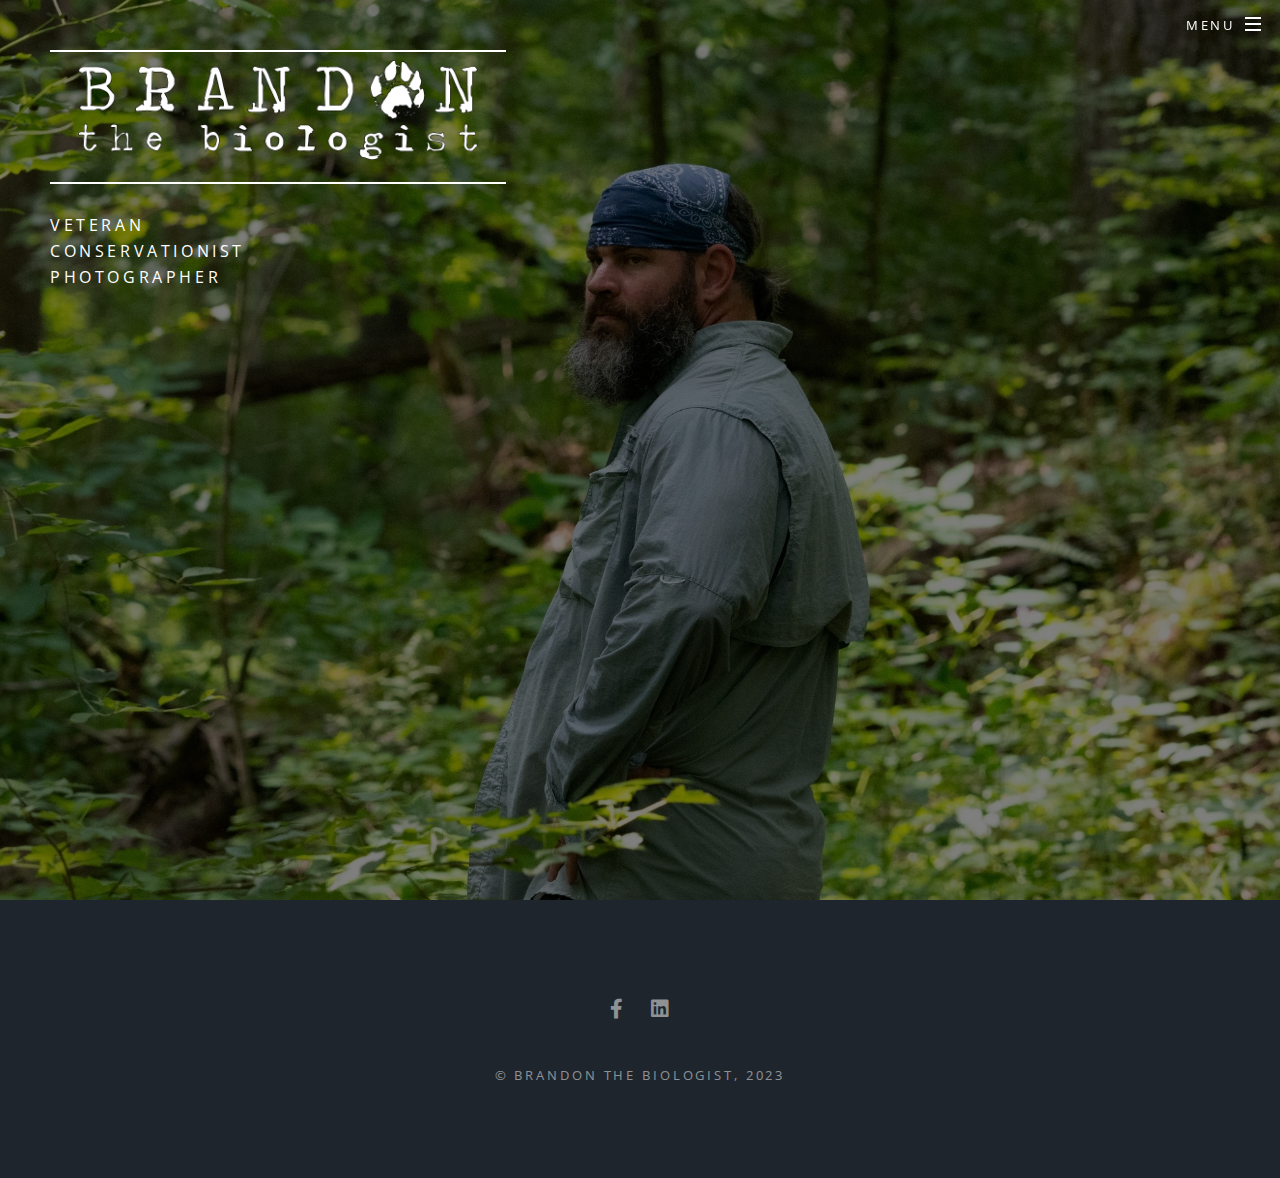
<file: index.html>
<!DOCTYPE HTML>
<!--
	Spectral by HTML5 UP
	html5up.net | @ajlkn
	Free for personal and commercial use under the CCA 3.0 license (html5up.net/license)
-->
<html>
	<head>
		<title>Brandon the Biologist</title>
		<meta charset="utf-8" />
		<meta name="viewport" content="width=device-width, initial-scale=1, user-scalable=no" />
		<link rel="stylesheet" href="assets/css/main.css" />
		<noscript><link rel="stylesheet" href="assets/css/noscript.css" /></noscript>
	</head>
	<body class="landing is-preload">

		<!-- Page Wrapper -->
			<div id="page-wrapper">

				<!-- Header -->
					<header id="header" class="alt">
						<h1><a href="index.html">Spectral</a></h1>
						<nav id="nav">
							<ul>
								<li class="special">
									<a href="#menu" class="menuToggle"><span>Menu</span></a>
									<div id="menu">
										<ul>
											<li><a href="index.html">Home</a></li>
											<li><a href="mystory.html">My Story</a></li>
											<li><a href="research.html">Research</a></li>
											<li><a href="photography.html">Photography</a></li>
											<li><a href="cv.html">Curriculum Vitae</a></li>
											<li><a href="contact.html">Contact</a></li>
										</ul>
									</div>
								</li>
							</ul>
						</nav>
					</header>

				<!-- Banner -->
					<section id="banner">
						<div class="inner">
							<h2><img src="images/btblogo.png" width="400" height="100"/></h2>
							<p>VETERAN<br />
							CONSERVATIONIST<br />
							PHOTOGRAPHER<br>
					</section>


				<!-- Footer -->
					<footer id="footer">
						<ul class="icons">
							<li><a href="https://www.facebook.com/brandonthebiologist" class="icon brands fa-facebook-f"><span class="label">Facebook</span></a></li>
							<li><a href="https://www.linkedin.com/in/brandon-gulley/" class="icon brands fa-linkedin"><span class="label">LinkedIn</span></a></li>
						</ul>
						<ul class="copyright">
							<li>&copy; Brandon the Biologist, 2023</li>
						</ul>
					</footer>

			</div>

		<!-- Scripts -->
			<script src="assets/js/jquery.min.js"></script>
			<script src="assets/js/jquery.scrollex.min.js"></script>
			<script src="assets/js/jquery.scrolly.min.js"></script>
			<script src="assets/js/browser.min.js"></script>
			<script src="assets/js/breakpoints.min.js"></script>
			<script src="assets/js/util.js"></script>
			<script src="assets/js/main.js"></script>

	</body>
</html>
</file>
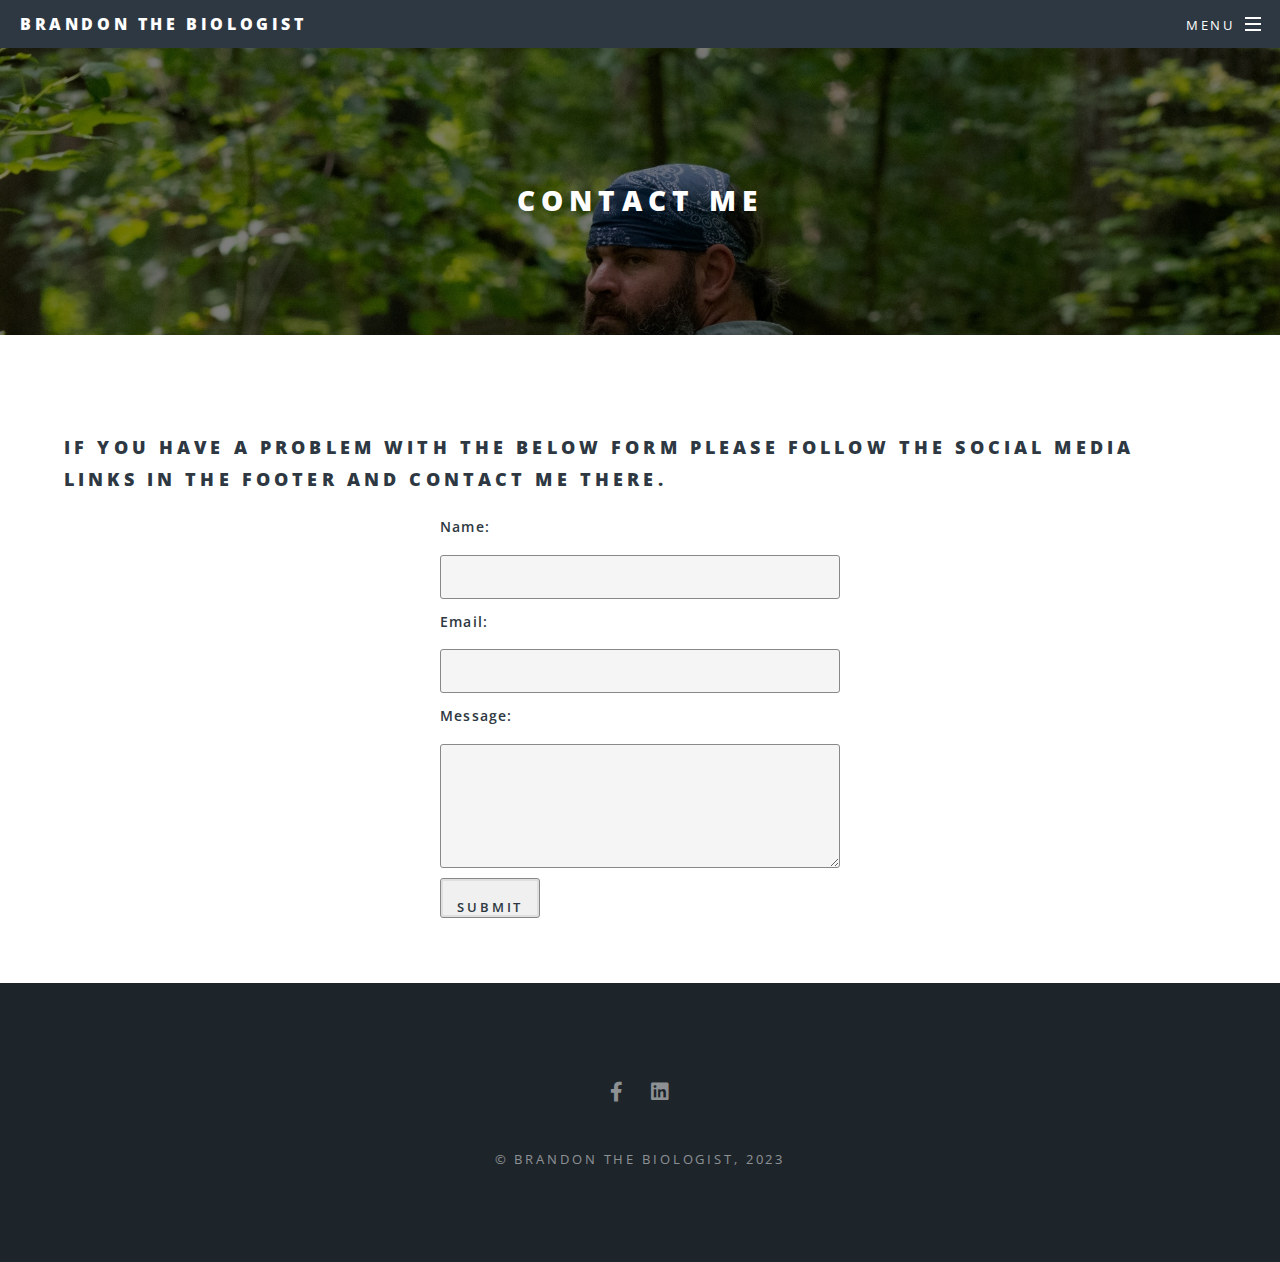
<file: contact.html>
<!DOCTYPE HTML>
<!--
	Spectral by HTML5 UP
	html5up.net | @ajlkn
	Free for personal and commercial use under the CCA 3.0 license (html5up.net/license)
-->
<html>
	<head>
		<title>Contact</title>
		<meta charset="utf-8" />
		<meta name="viewport" content="width=device-width, initial-scale=1, user-scalable=no" />
		<link rel="stylesheet" href="assets/css/main.css" />
		<noscript><link rel="stylesheet" href="assets/css/noscript.css" /></noscript>
	</head>
	<body class="is-preload">

		<!-- Page Wrapper -->
			<div id="page-wrapper">

				<!-- Header -->
					<header id="header">
						<h1><a href="index.html">Brandon the Biologist</a></h1>
						<nav id="nav">
							<ul>
								<li class="special">
									<a href="#menu" class="menuToggle"><span>Menu</span></a>
									<div id="menu">
										<ul>
											<li><a href="index.html">Home</a></li>
											<li><a href="mystory.html">My Story</a></li>
											<li><a href="research.html">Research</a></li>
											<li><a href="photography.html">Photography</a></li>
											<li><a href="cv.html">Curriculum Vitae</a></li>
											<li><a href="contact.html">Contact</a></li>
										</ul>
									</div>
								</li>
							</ul>
						</nav>
					</header>

				<!-- Main -->
					<article id="main">
						<header>
							<h2>Contact Me</h2>
						</header>
						<section class="wrapper style5">
							<div class="inner">
							  
							  <h3>If you have a problem with the below form please follow the social media links in the footer and contact me there.</h3>

								<form action="mailto:brandon.r.gulley@gmail.com" method="post" enctype="text/plain">
								  
    <label for="name">Name:</label>
    <input type="text" id="name" name="name" required>
    
    <label for="email">Email:</label>
    <input type="email" id="email" name="email" required>
    
    <label for="message">Message:</label>
    <textarea id="message" name="message" rows="4" required></textarea>
    
    <input type="submit" value="Submit">
</form>

							</div>
						</section>
					</article>

				<!-- Footer -->
					<footer id="footer">
						<ul class="icons">
							<li><a href="https://www.facebook.com/brandonthebiologist" class="icon brands fa-facebook-f"><span class="label">Facebook</span></a></li>
							<li><a href="https://www.linkedin.com/in/brandon-gulley/" class="icon brands fa-linkedin"><span class="label">LinkedIn</span></a></li>
						</ul>
						<ul class="copyright">
							<li>&copy; Brandon the Biologist, 2023</li>
						</ul>
					</footer>

			</div>

		<!-- Scripts -->
			<script src="assets/js/jquery.min.js"></script>
			<script src="assets/js/jquery.scrollex.min.js"></script>
			<script src="assets/js/jquery.scrolly.min.js"></script>
			<script src="assets/js/browser.min.js"></script>
			<script src="assets/js/breakpoints.min.js"></script>
			<script src="assets/js/util.js"></script>
			<script src="assets/js/main.js"></script>

	</body>
</html>
</file>
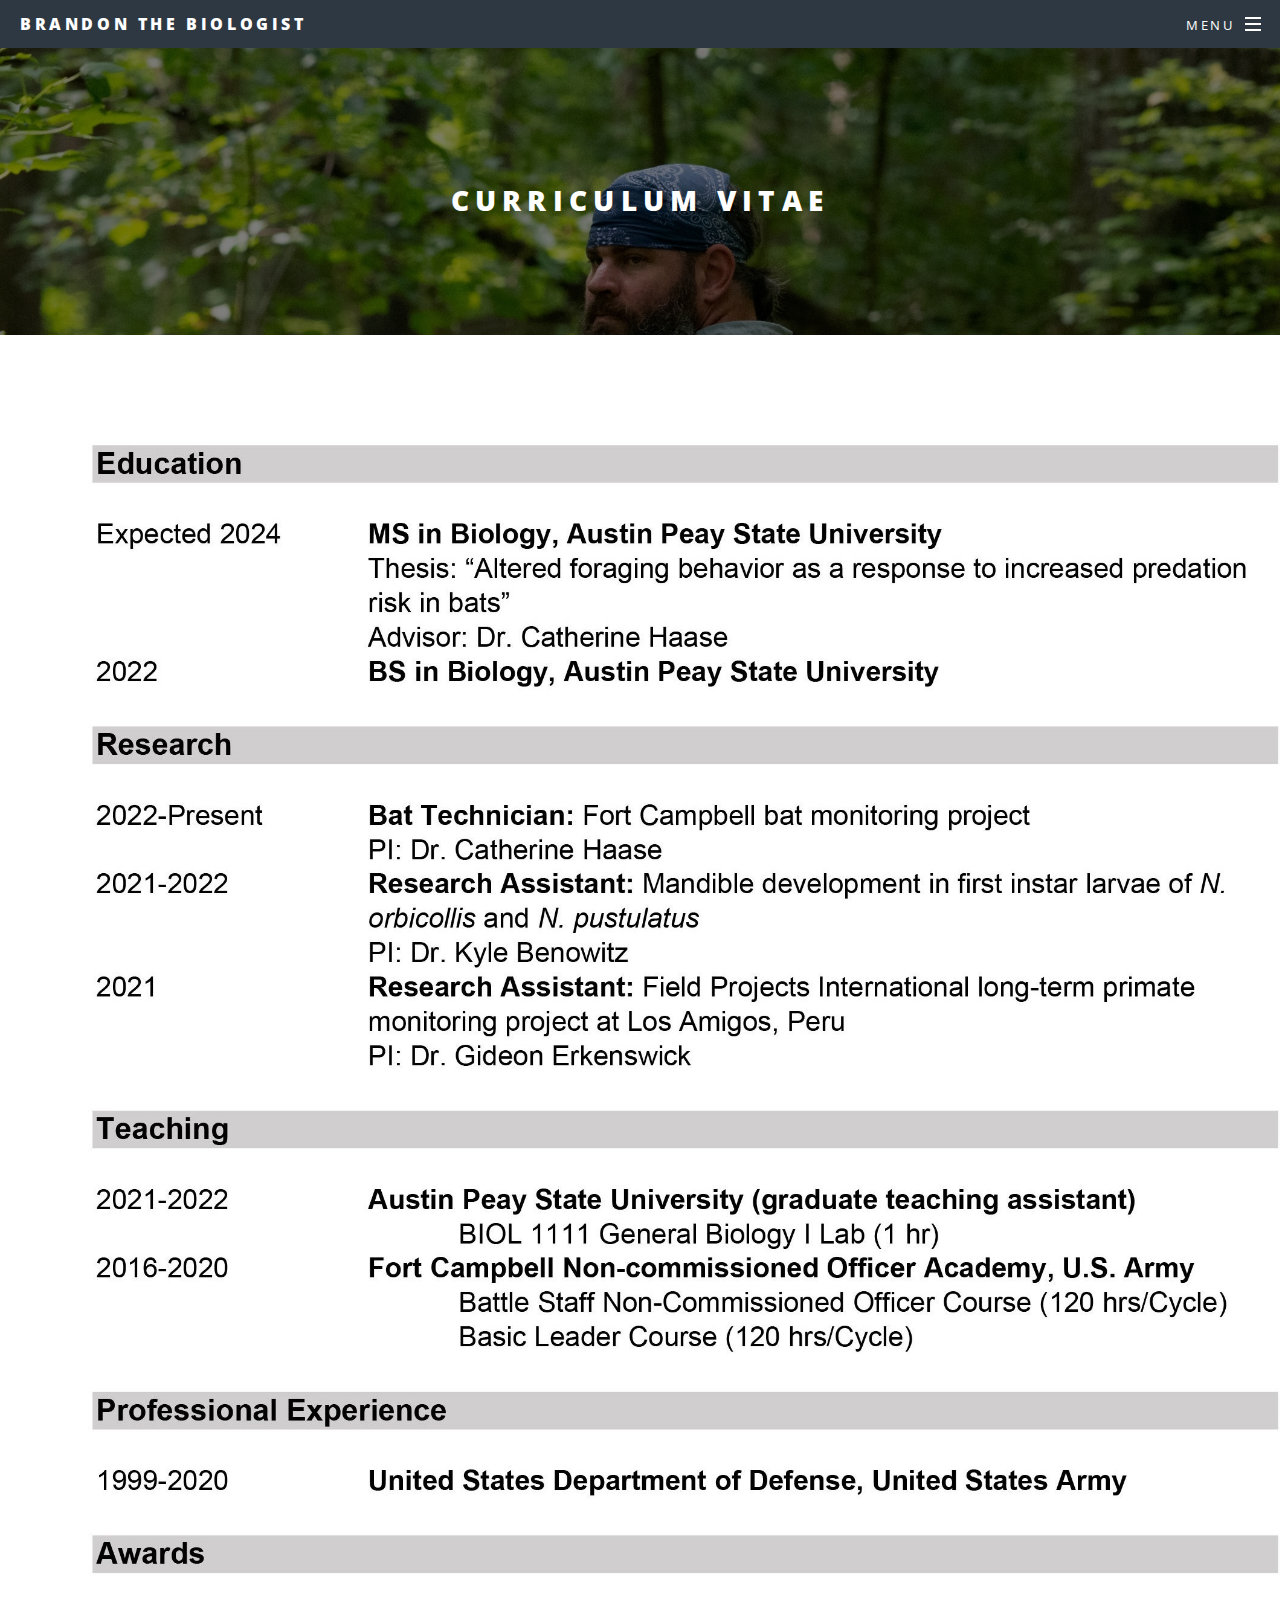
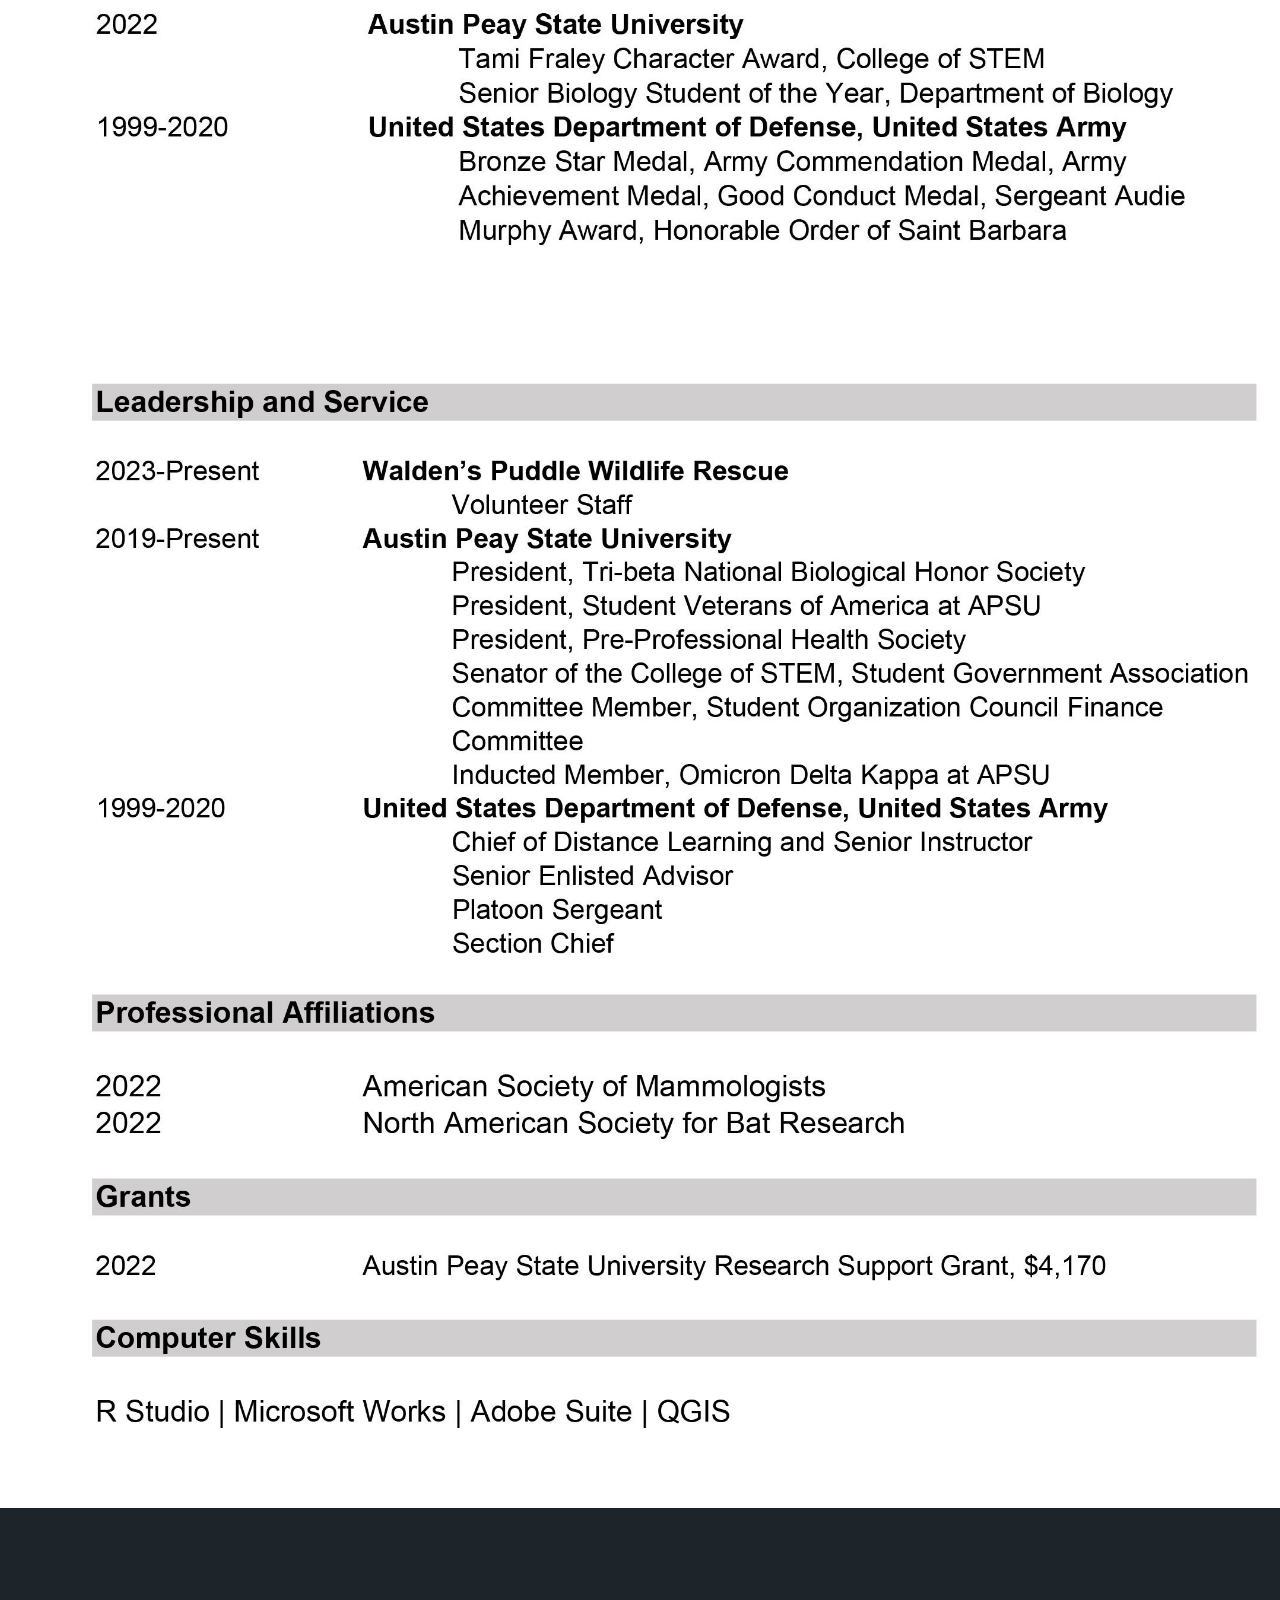
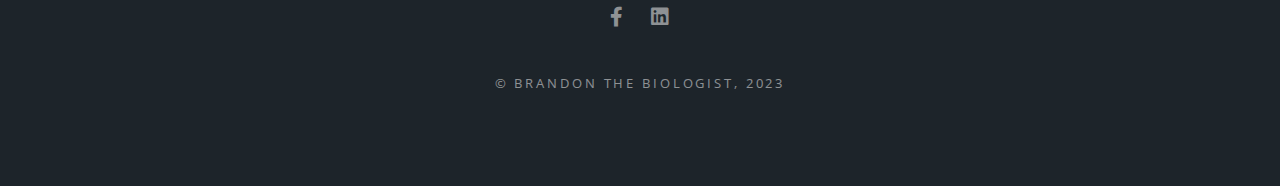
<file: cv.html>
<!DOCTYPE HTML>
<!--
	Spectral by HTML5 UP
	html5up.net | @ajlkn
	Free for personal and commercial use under the CCA 3.0 license (html5up.net/license)
-->
<html>
	<head>
		<title>CV</title>
		<meta charset="utf-8" />
		<meta name="viewport" content="width=device-width, initial-scale=1, user-scalable=no" />
		<link rel="stylesheet" href="assets/css/main.css" />
		<noscript><link rel="stylesheet" href="assets/css/noscript.css" /></noscript>
	</head>
	<body class="is-preload">

		<!-- Page Wrapper -->
			<div id="page-wrapper">

				<!-- Header -->
					<header id="header">
						<h1><a href="index.html">Brandon the Biologist</a></h1>
						<nav id="nav">
							<ul>
								<li class="special">
									<a href="#menu" class="menuToggle"><span>Menu</span></a>
									<div id="menu">
										<ul>
											<li><a href="index.html">Home</a></li>
											<li><a href="mystory.html">My Story</a></li>
											<li><a href="research.html">Research</a></li>
											<li><a href="photography.html">Photography</a></li>
											<li><a href="cv.html">Curriculum Vitae</a></li>
											<li><a href="contact.html">Contact</a></li>
										</ul>
									</div>
								</li>
							</ul>
						</nav>
					</header>

				<!-- Main -->
					<article id="main">
						<header>
							<h2>Curriculum Vitae</h2>
						</header>
						<section class="wrapper style5">
							<div class="inner">

								<img src="images/cv1.jpg" width=1250/>
								<img src="images/cv2.jpg" width=1250/>


							</div>
						</section>
					</article>

				<!-- Footer -->
					<footer id="footer">
						<ul class="icons">
							<li><a href="https://www.facebook.com/brandonthebiologist" class="icon brands fa-facebook-f"><span class="label">Facebook</span></a></li>
							<li><a href="https://www.linkedin.com/in/brandon-gulley/" class="icon brands fa-linkedin"><span class="label">LinkedIn</span></a></li>
						</ul>
						<ul class="copyright">
							<li>&copy; Brandon the Biologist, 2023</li>
						</ul>
					</footer>

			</div>

		<!-- Scripts -->
			<script src="assets/js/jquery.min.js"></script>
			<script src="assets/js/jquery.scrollex.min.js"></script>
			<script src="assets/js/jquery.scrolly.min.js"></script>
			<script src="assets/js/browser.min.js"></script>
			<script src="assets/js/breakpoints.min.js"></script>
			<script src="assets/js/util.js"></script>
			<script src="assets/js/main.js"></script>

	</body>
</html>
</file>
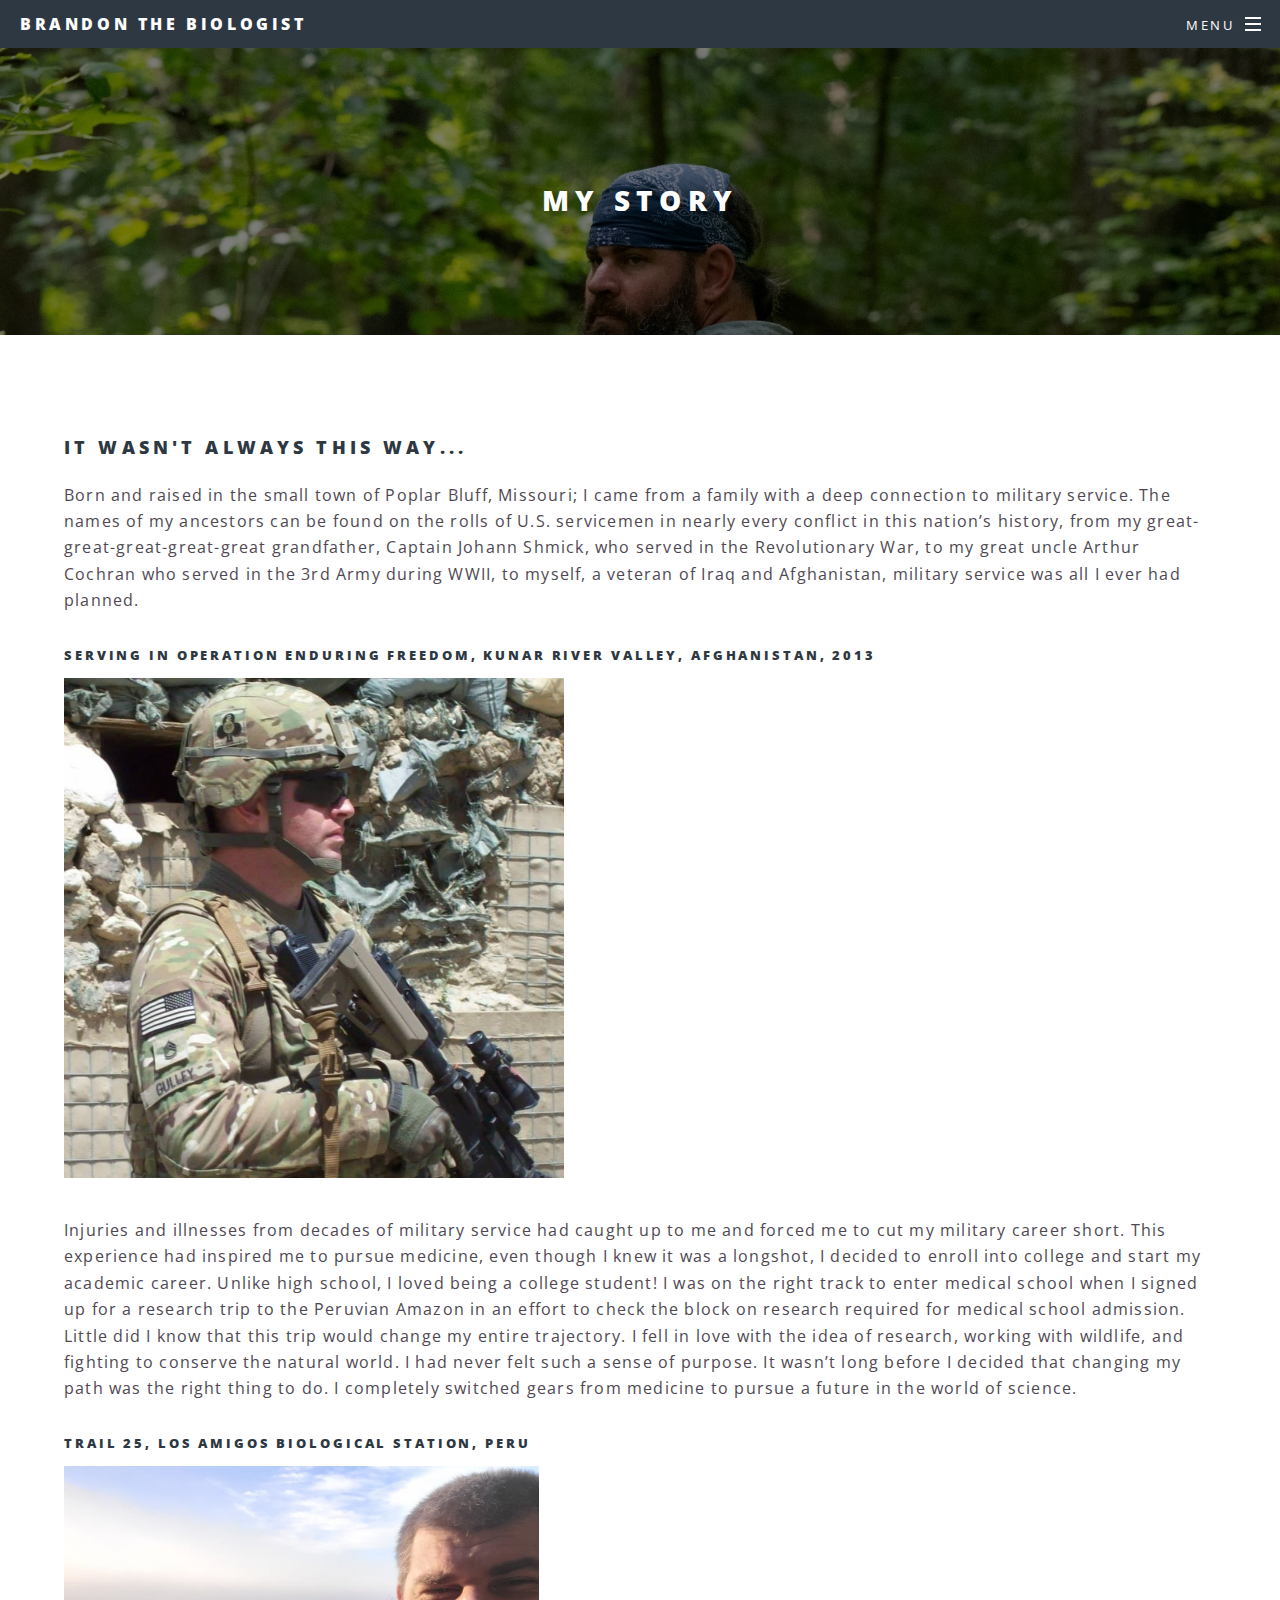
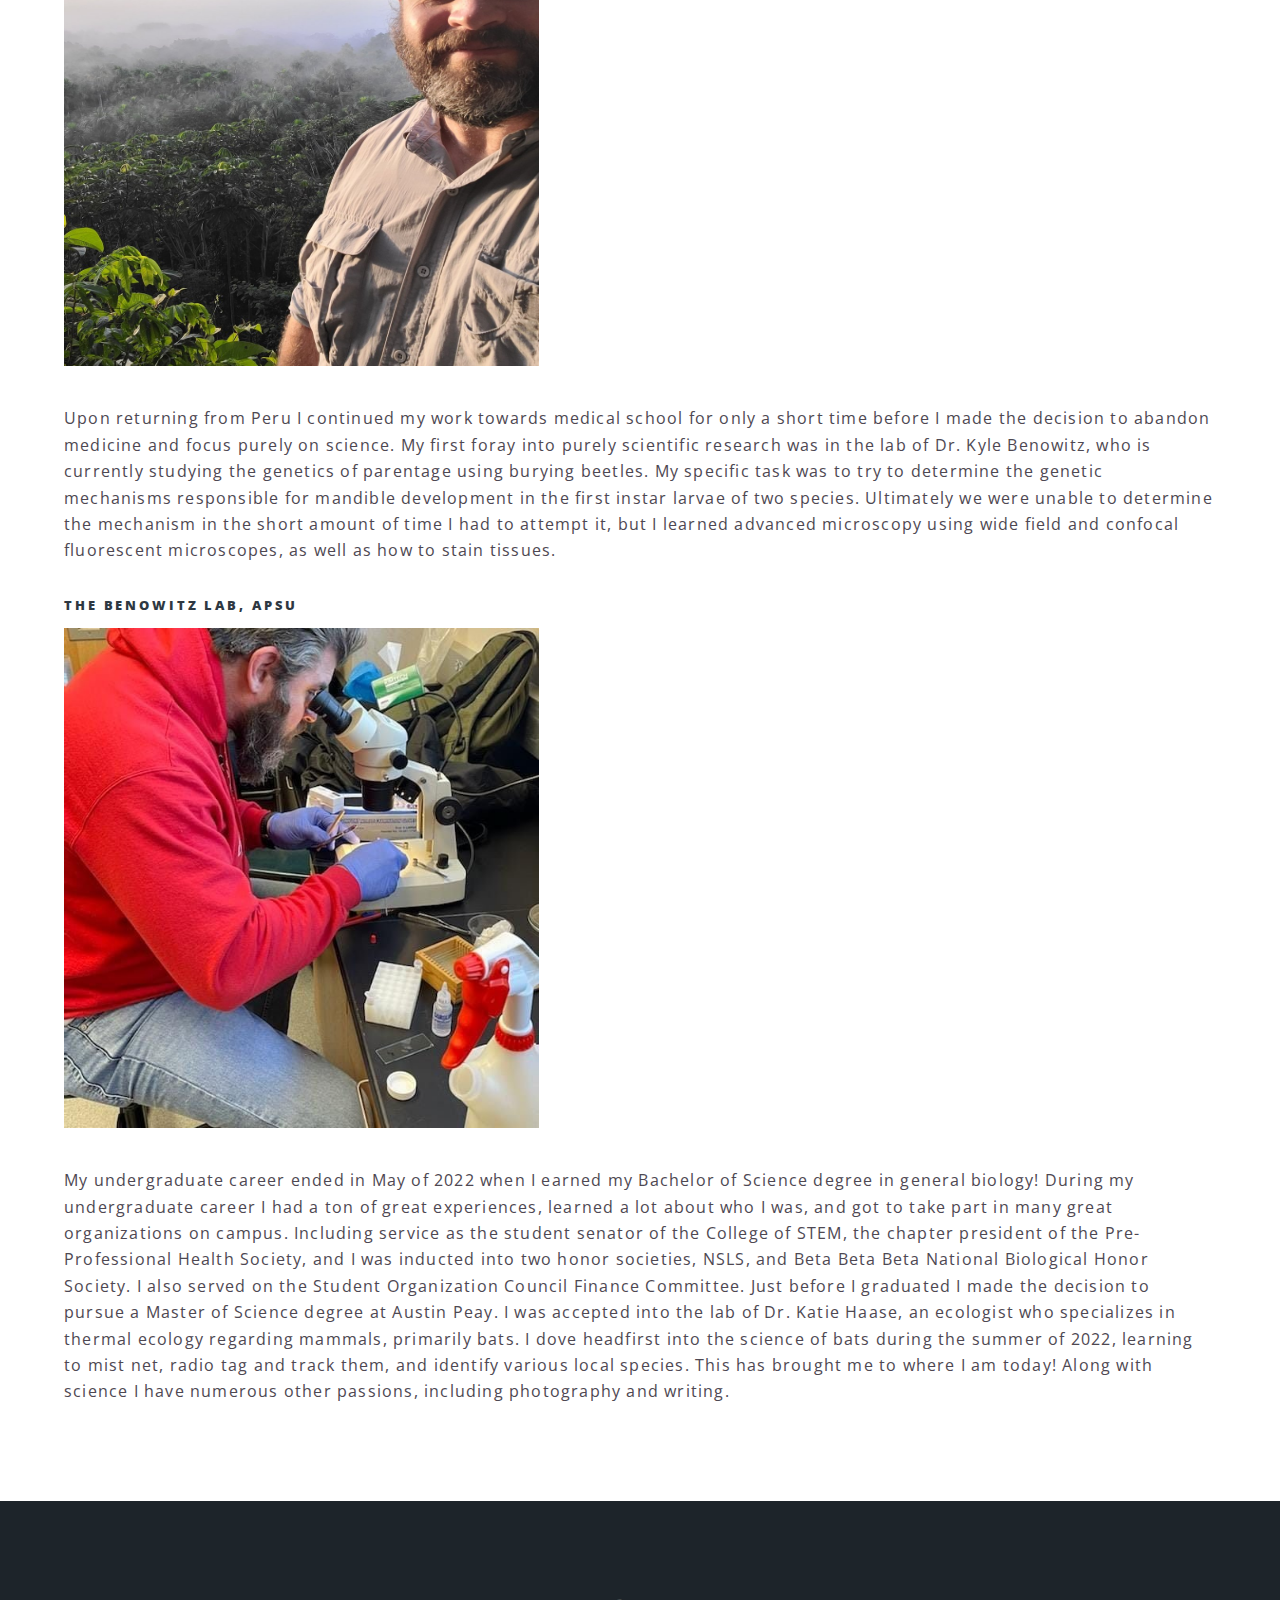
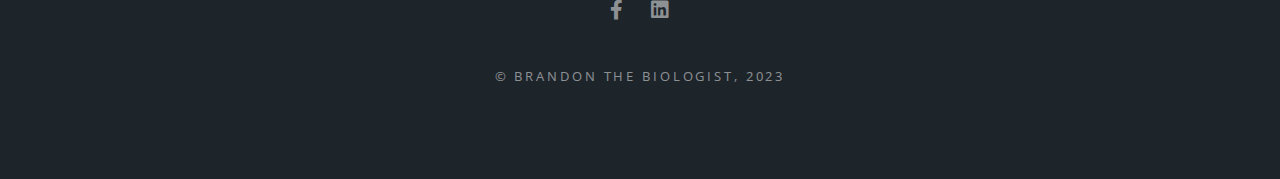
<file: mystory.html>
<!DOCTYPE HTML>
<!--
	Spectral by HTML5 UP
	html5up.net | @ajlkn
	Free for personal and commercial use under the CCA 3.0 license (html5up.net/license)
-->
<html>
	<head>
		<title>My Story</title>
		<meta charset="utf-8" />
		<meta name="viewport" content="width=device-width, initial-scale=1, user-scalable=no" />
		<link rel="stylesheet" href="assets/css/main.css" />
		<noscript><link rel="stylesheet" href="assets/css/noscript.css" /></noscript>
	</head>
	<body class="is-preload">

		<!-- Page Wrapper -->
			<div id="page-wrapper">

				<!-- Header -->
					<header id="header">
						<h1><a href="index.html">Brandon the Biologist</a></h1>
						<nav id="nav">
							<ul>
								<li class="special">
									<a href="#menu" class="menuToggle"><span>Menu</span></a>
									<div id="menu">
										<ul>
											<li><a href="index.html">Home</a></li>
											<li><a href="mystory.html">My Story</a></li>
											<li><a href="research.html">Research</a></li>
											<li><a href="photography.html">Photography</a></li>
											<li><a href="cv.html">Curriculum Vitae</a></li>
											<li><a href="contact.html">Contact</a></li>
										</ul>
									</div>
								</li>
							</ul>
						</nav>
					</header>

				<!-- Main -->
					<article id="main">
						<header>
							<h2>My Story</h2>
						</header>
						<section class="wrapper style5">
							<div class="inner">

								<h3>It Wasn't Always This Way...</h3>

								<p>Born and raised in the small town of Poplar Bluff, Missouri; I came from a family with a deep connection to military service. The names of my ancestors can be found on the rolls of U.S. servicemen in nearly every conflict in this nation’s history, from my great-great-great-great-great grandfather, Captain Johann Shmick, who served in the Revolutionary War, to my great uncle Arthur Cochran who served in the 3rd Army during WWII, to myself, a veteran of Iraq and Afghanistan, military service was all I ever had planned.</p>
								
								<h5>Serving in Operation Enduring Freedom, Kunar River Valley, Afghanistan, 2013</h5>
								<img src="images/afghan.jpg" width=500 height=500 />
								
								<p></p>

								<p>Injuries and illnesses from decades of military service had caught up to me and forced me to cut my military career short. This experience had inspired me to pursue medicine, even though I knew it was a longshot, I decided to enroll into college and start my academic career. Unlike high school, I loved being a college student! I was on the right track to enter medical school when I signed up for a research trip to the Peruvian Amazon in an effort to check the block on research required for medical school admission. Little did I know that this trip would change my entire trajectory. I fell in love with the idea of research, working with wildlife, and fighting to conserve the natural world. I had never felt such a sense of purpose. It wasn’t long before I decided that changing my path was the right thing to do. I completely switched gears from medicine to pursue a future in the world of science.</p>
								
								<h5>Trail 25, Los Amigos Biological Station, Peru</h5>
								<img src="images/trail25.jpg" width=475 height=500 />
								
								<p></p>
								
								<p>Upon returning from Peru I continued my work towards medical school for only a short time before I made the decision to abandon medicine and focus purely on science. My first foray into purely scientific research was in the lab of Dr. Kyle Benowitz, who is currently studying the genetics of parentage using burying beetles. My specific task was to try to determine the genetic mechanisms responsible for mandible development in the first instar larvae of two species. Ultimately we were unable to determine the mechanism in the short amount of time I had to attempt it, but I learned advanced microscopy using wide field and confocal fluorescent microscopes, as well as how to stain tissues.</p>
								
								<h5>The Benowitz Lab, APSU</h5>
								<img src="images/beetlelab.jpg" width=475 height=500 />
								
								<p></p>
								
								<p>My undergraduate career ended in May of 2022 when I earned my Bachelor of Science degree in general biology! During my undergraduate career I had a ton of great experiences, learned a lot about who I was, and got to take part in many great organizations on campus. Including service as the student senator of the College of STEM, the chapter president of the Pre-Professional Health Society, and I was inducted into two honor societies, NSLS, and Beta Beta Beta National Biological Honor Society. I also served on the Student Organization Council Finance Committee. Just before I graduated I made the decision to pursue a Master of Science degree at Austin Peay. I was accepted into the lab of Dr. Katie Haase, an ecologist who specializes in thermal ecology regarding mammals, primarily bats. I dove headfirst into the science of bats during the summer of 2022, learning to mist net, radio tag and track them, and identify various local species. This has brought me to where I am today! Along with science I have numerous other passions, including photography and writing.</p>

							</div>
						</section>
					</article>

				<!-- Footer -->
					<footer id="footer">
						<ul class="icons">
							<li><a href="https://www.facebook.com/brandonthebiologist" class="icon brands fa-facebook-f"><span class="label">Facebook</span></a></li>
							<li><a href="https://www.linkedin.com/in/brandon-gulley/" class="icon brands fa-linkedin"><span class="label">LinkedIn</span></a></li>
						</ul>
						<ul class="copyright">
							<li>&copy; Brandon the Biologist, 2023</li>
						</ul>
					</footer>

			</div>

		<!-- Scripts -->
			<script src="assets/js/jquery.min.js"></script>
			<script src="assets/js/jquery.scrollex.min.js"></script>
			<script src="assets/js/jquery.scrolly.min.js"></script>
			<script src="assets/js/browser.min.js"></script>
			<script src="assets/js/breakpoints.min.js"></script>
			<script src="assets/js/util.js"></script>
			<script src="assets/js/main.js"></script>

	</body>
</html>
</file>
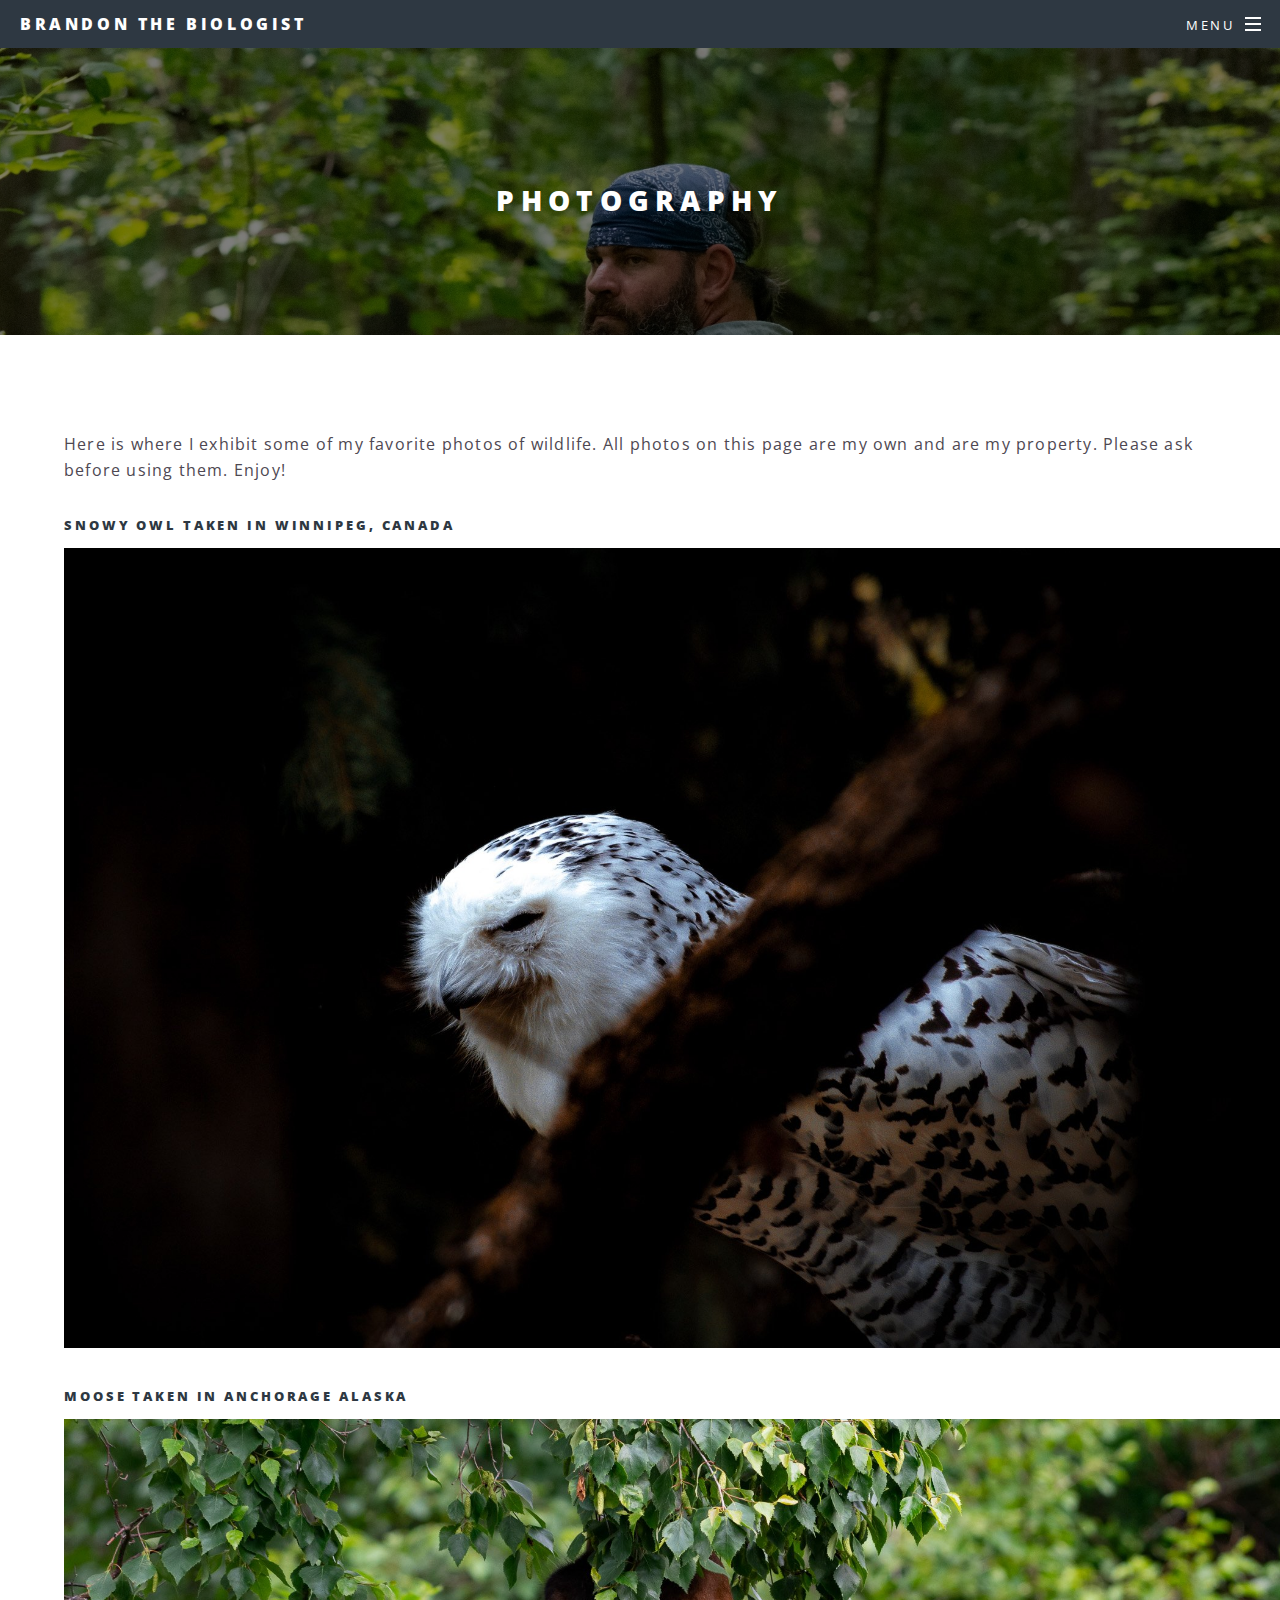
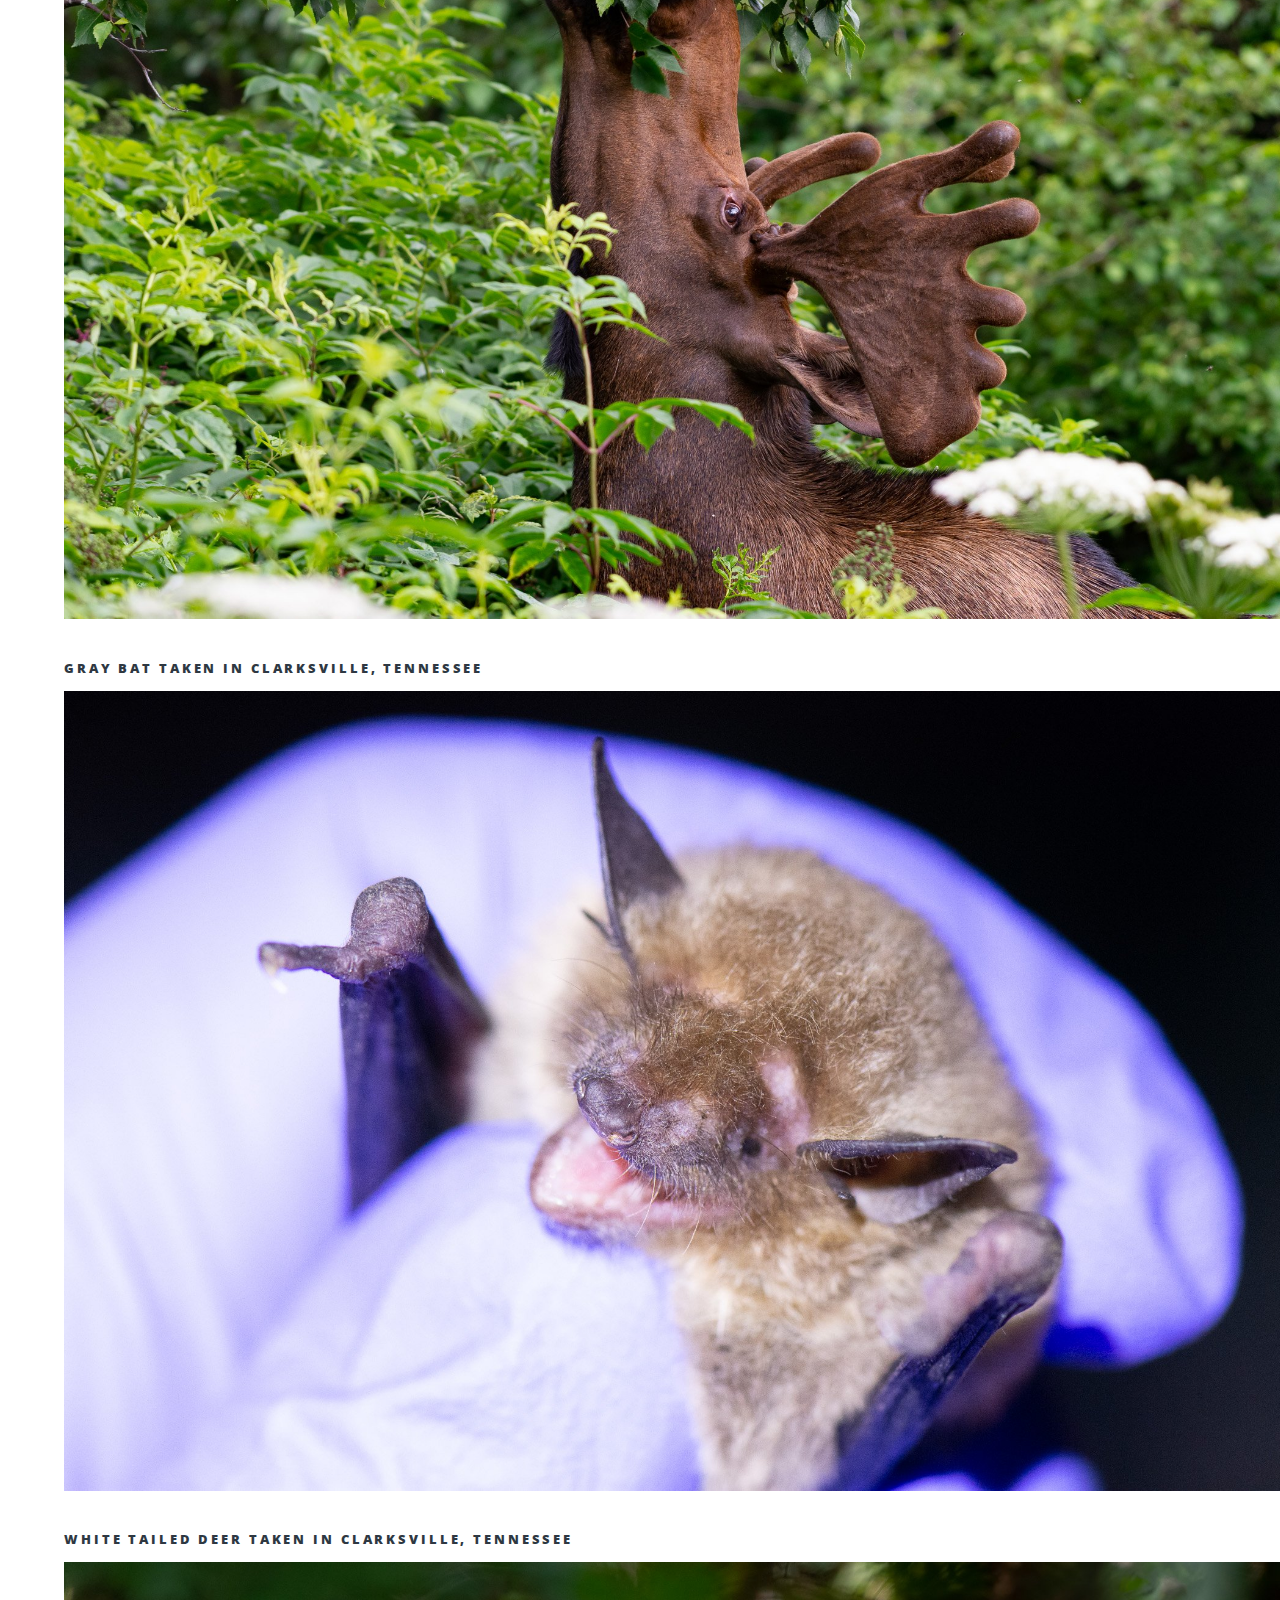
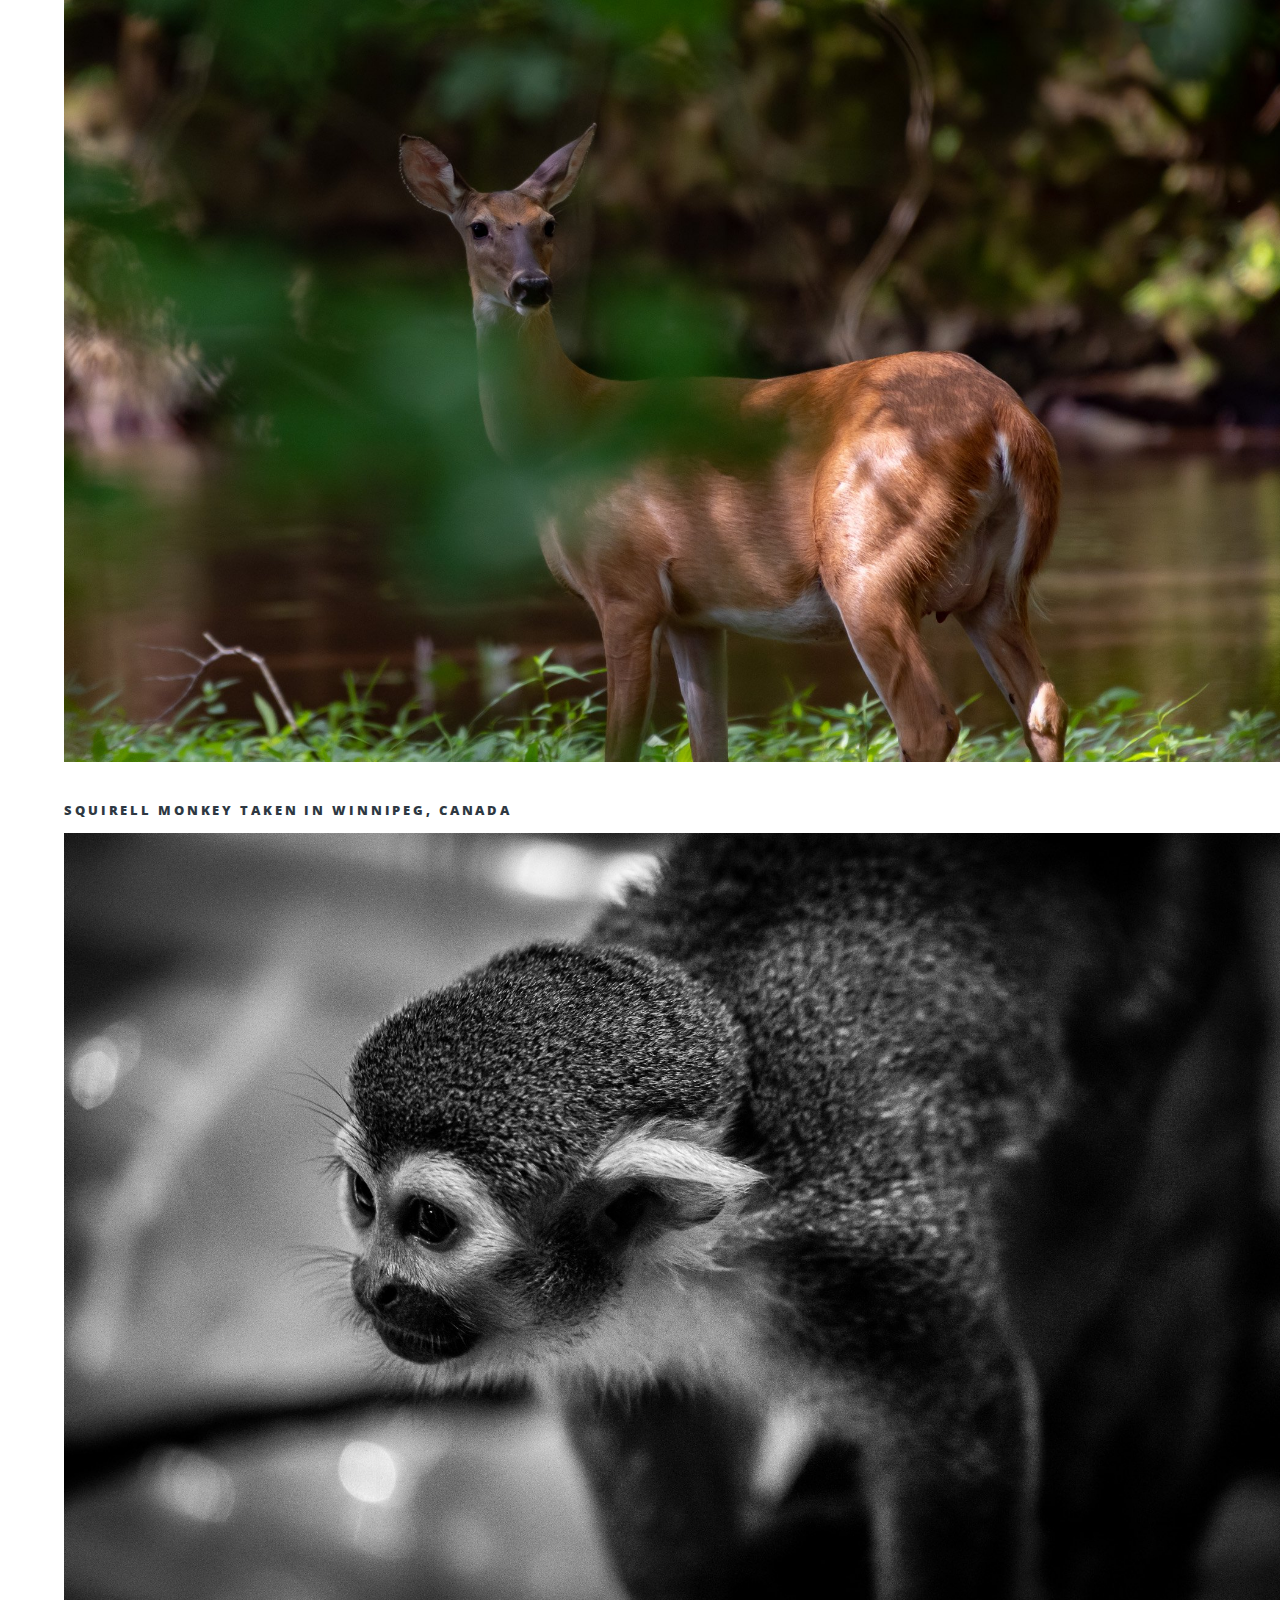
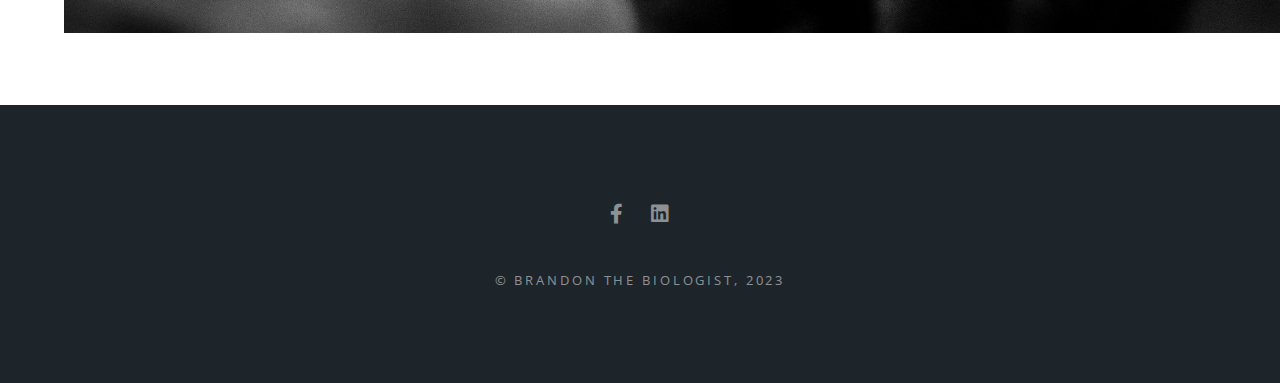
<file: photography.html>
<!DOCTYPE HTML>
<!--
	Spectral by HTML5 UP
	html5up.net | @ajlkn
	Free for personal and commercial use under the CCA 3.0 license (html5up.net/license)
-->
<html>
	<head>
		<title>Photography</title>
		<meta charset="utf-8" />
		<meta name="viewport" content="width=device-width, initial-scale=1, user-scalable=no" />
		<link rel="stylesheet" href="assets/css/main.css" />
		<noscript><link rel="stylesheet" href="assets/css/noscript.css" /></noscript>
	</head>
	<body class="is-preload">

		<!-- Page Wrapper -->
			<div id="page-wrapper">

				<!-- Header -->
					<header id="header">
						<h1><a href="index.html">Brandon the Biologist</a></h1>
						<nav id="nav">
							<ul>
								<li class="special">
									<a href="#menu" class="menuToggle"><span>Menu</span></a>
									<div id="menu">
										<ul>
											<li><a href="index.html">Home</a></li>
											<li><a href="mystory.html">My Story</a></li>
											<li><a href="research.html">Research</a></li>
											<li><a href="photography.html">Photography</a></li>
											<li><a href="cv.html">Curriculum Vitae</a></li>
											<li><a href="contact.html">Contact</a></li>
										</ul>
									</div>
								</li>
							</ul>
						</nav>
					</header>

				<!-- Main -->
					<article id="main">
						<header>
							<h2>Photography</h2>
						</header>
						<section class="wrapper style5">
							<div class="inner">

								<p>Here is where I exhibit some of my favorite photos of wildlife. All photos on this page are my own and are my property. Please ask before using them. Enjoy!</p>
								<h5>Snowy Owl taken in Winnipeg, Canada</h5>
								<img src="images/owl.jpg" width=1250 height=800 />
								
								<p></p>
								
								<h5>Moose taken in Anchorage Alaska</h5>
								<img src="images/moose.jpg" width=1250 height=800 />
								
								<p></p>
								
								<h5>Gray Bat taken in Clarksville, Tennessee</h5>
								<img src="images/bat.jpg" width=1250 height=800 />
								
								<p></p>
								
								<h5>White Tailed Deer taken in Clarksville, Tennessee</h5>
								<img src="images/deer.jpg" width=1250 height=800 />
								
								<p></p>
								
								<h5>Squirell Monkey taken in Winnipeg, Canada</h5>
								<img src="images/monkey.jpg" width=1250 height=800 />

							</div>
						</section>
					</article>

				<!-- Footer -->
					<footer id="footer">
						<ul class="icons">
							<li><a href="https://www.facebook.com/brandonthebiologist" class="icon brands fa-facebook-f"><span class="label">Facebook</span></a></li>
							<li><a href="https://www.linkedin.com/in/brandon-gulley/" class="icon brands fa-linkedin"><span class="label">LinkedIn</span></a></li>
						</ul>
						<ul class="copyright">
							<li>&copy; Brandon the Biologist, 2023</li>
						</ul>
					</footer>

			</div>

		<!-- Scripts -->
			<script src="assets/js/jquery.min.js"></script>
			<script src="assets/js/jquery.scrollex.min.js"></script>
			<script src="assets/js/jquery.scrolly.min.js"></script>
			<script src="assets/js/browser.min.js"></script>
			<script src="assets/js/breakpoints.min.js"></script>
			<script src="assets/js/util.js"></script>
			<script src="assets/js/main.js"></script>

	</body>
</html>
</file>
<file: assets/css/noscript.css>
/*
	Spectral by HTML5 UP
	html5up.net | @ajlkn
	Free for personal and commercial use under the CCA 3.0 license (html5up.net/license)
*/

/* Banner */

	body.is-preload #banner h2 {
		-moz-transform: none;
		-webkit-transform: none;
		-ms-transform: none;
		transform: none;
		opacity: 1;
	}

		body.is-preload #banner h2:before, body.is-preload #banner h2:after {
			width: 100%;
		}

	body.is-preload #banner .more {
		-moz-transform: none;
		-webkit-transform: none;
		-ms-transform: none;
		transform: none;
		opacity: 1;
	}

	body.is-preload #banner:after {
		opacity: 0;
	}
</file>
<file: assets/css/main.css>
@import url(fontawesome-all.min.css);
@import url("https://fonts.googleapis.com/css?family=Open+Sans:400,400italic,600,600italic,800,800italic");

/*
	Spectral by HTML5 UP
	html5up.net | @ajlkn
	Free for personal and commercial use under the CCA 3.0 license (html5up.net/license)
*/

html, body, div, span, applet, object,
iframe, h1, h2, h3, h4, h5, h6, p, blockquote,
pre, a, abbr, acronym, address, big, cite,
code, del, dfn, em, img, ins, kbd, q, s, samp,
small, strike, strong, sub, sup, tt, var, b,
u, i, center, dl, dt, dd, ol, ul, li, fieldset,
form, label, legend, table, caption, tbody,
tfoot, thead, tr, th, td, article, aside,
canvas, details, embed, figure, figcaption,
footer, header, hgroup, menu, nav, output, ruby,
section, summary, time, mark, audio, video {
	margin: 0;
	padding: 0;
	border: 0;
	font-size: 100%;
	font: inherit;
	vertical-align: baseline;}

article, aside, details, figcaption, figure,
footer, header, hgroup, menu, nav, section {
	display: block;}

body {
	line-height: 1;
}

ol, ul {
	list-style: none;
}

blockquote, q {
	quotes: none;
}

	blockquote:before, blockquote:after, q:before, q:after {
		content: '';
		content: none;
	}

table {
	border-collapse: collapse;
	border-spacing: 0;
}

body {
	-webkit-text-size-adjust: none;
}

mark {
	background-color: transparent;
	color: inherit;
}

input::-moz-focus-inner {
	border: 0;
	padding: 0;
}

input, select, textarea {
	-moz-appearance: none;
	-webkit-appearance: none;
	-ms-appearance: none;
	appearance: none;
}

/* Basic */

	@-ms-viewport {
		width: device-width;
	}

	html {
		box-sizing: border-box;
	}

	*, *:before, *:after {
		box-sizing: inherit;
	}

	body {
		background: #2e3842;
	}

		body.is-preload *, body.is-preload *:before, body.is-preload *:after {
			-moz-animation: none !important;
			-webkit-animation: none !important;
			-ms-animation: none !important;
			animation: none !important;
			-moz-transition: none !important;
			-webkit-transition: none !important;
			-ms-transition: none !important;
			transition: none !important;
		}

	body, input, select, textarea {
		color: #fff;
		font-family: "Open Sans", Helvetica, sans-serif;
		font-size: 15pt;
		font-weight: 400;
		letter-spacing: 0.075em;
		line-height: 1.65em;
	}

		@media screen and (max-width: 1680px) {

			body, input, select, textarea {
				font-size: 13pt;
			}

		}

		@media screen and (max-width: 1280px) {

			body, input, select, textarea {
				font-size: 12pt;
			}

		}

		@media screen and (max-width: 736px) {

			body, input, select, textarea {
				font-size: 11pt;
				letter-spacing: 0.0375em;
			}

		}

	a {
		-moz-transition: color 0.2s ease, border-bottom-color 0.2s ease;
		-webkit-transition: color 0.2s ease, border-bottom-color 0.2s ease;
		-ms-transition: color 0.2s ease, border-bottom-color 0.2s ease;
		transition: color 0.2s ease, border-bottom-color 0.2s ease;
		border-bottom: dotted 1px;
		color: inherit;
		text-decoration: none;
	}

		a:hover {
			border-bottom-color: transparent;
		}

	strong, b {
		color: #fff;
		font-weight: 600;
	}

	em, i {
		font-style: italic;
	}

	p {
		margin: 0 0 2em 0;
	}

	h1, h2, h3, h4, h5, h6 {
		color: #fff;
		font-weight: 800;
		letter-spacing: 0.225em;
		line-height: 1em;
		margin: 0 0 1em 0;
		text-transform: uppercase;
	}

		h1 a, h2 a, h3 a, h4 a, h5 a, h6 a {
			color: inherit;
			text-decoration: none;
		}

	h2 {
		font-size: 1.35em;
		line-height: 1.75em;
	}

		@media screen and (max-width: 736px) {

			h2 {
				font-size: 1.1em;
				line-height: 1.65em;
			}

		}

	h3 {
		font-size: 1.15em;
		line-height: 1.75em;
	}

		@media screen and (max-width: 736px) {

			h3 {
				font-size: 1em;
				line-height: 1.65em;
			}

		}

	h4 {
		font-size: 1em;
		line-height: 1.5em;
	}

	h5 {
		font-size: 0.8em;
		line-height: 1.5em;
	}

	h6 {
		font-size: 0.7em;
		line-height: 1.5em;
	}

	sub {
		font-size: 0.8em;
		position: relative;
		top: 0.5em;
	}

	sup {
		font-size: 0.8em;
		position: relative;
		top: -0.5em;
	}

	hr {
		border: 0;
		border-bottom: solid 2px #fff;
		margin: 3em 0;
	}

		hr.major {
			margin: 4.5em 0;
		}

	blockquote {
		border-left: solid 4px #fff;
		font-style: italic;
		margin: 0 0 2em 0;
		padding: 0.5em 0 0.5em 2em;
	}

	code {
		background: rgba(144, 144, 144, 0.25);
		border-radius: 3px;
		font-family: "Courier New", monospace;
		font-size: 0.9em;
		letter-spacing: 0;
		margin: 0 0.25em;
		padding: 0.25em 0.65em;
	}

	pre {
		-webkit-overflow-scrolling: touch;
		font-family: "Courier New", monospace;
		font-size: 0.9em;
		margin: 0 0 2em 0;
	}

		pre code {
			display: block;
			line-height: 1.75em;
			padding: 1em 1.5em;
			overflow-x: auto;
		}

	.align-left {
		text-align: left;
	}

	.align-center {
		text-align: center;
	}

	.align-right {
		text-align: right;
	}

/* Row */

	.row {
		display: flex;
		flex-wrap: wrap;
		box-sizing: border-box;
		align-items: stretch;
	}

		.row > * {
			box-sizing: border-box;
		}

		.row.gtr-uniform > * > :last-child {
			margin-bottom: 0;
		}

		.row.aln-left {
			justify-content: flex-start;
		}

		.row.aln-center {
			justify-content: center;
		}

		.row.aln-right {
			justify-content: flex-end;
		}

		.row.aln-top {
			align-items: flex-start;
		}

		.row.aln-middle {
			align-items: center;
		}

		.row.aln-bottom {
			align-items: flex-end;
		}

		.row > .imp {
			order: -1;
		}

		.row > .col-1 {
			width: 8.33333%;
		}

		.row > .off-1 {
			margin-left: 8.33333%;
		}

		.row > .col-2 {
			width: 16.66667%;
		}

		.row > .off-2 {
			margin-left: 16.66667%;
		}

		.row > .col-3 {
			width: 25%;
		}

		.row > .off-3 {
			margin-left: 25%;
		}

		.row > .col-4 {
			width: 33.33333%;
		}

		.row > .off-4 {
			margin-left: 33.33333%;
		}

		.row > .col-5 {
			width: 41.66667%;
		}

		.row > .off-5 {
			margin-left: 41.66667%;
		}

		.row > .col-6 {
			width: 50%;
		}

		.row > .off-6 {
			margin-left: 50%;
		}

		.row > .col-7 {
			width: 58.33333%;
		}

		.row > .off-7 {
			margin-left: 58.33333%;
		}

		.row > .col-8 {
			width: 66.66667%;
		}

		.row > .off-8 {
			margin-left: 66.66667%;
		}

		.row > .col-9 {
			width: 75%;
		}

		.row > .off-9 {
			margin-left: 75%;
		}

		.row > .col-10 {
			width: 83.33333%;
		}

		.row > .off-10 {
			margin-left: 83.33333%;
		}

		.row > .col-11 {
			width: 91.66667%;
		}

		.row > .off-11 {
			margin-left: 91.66667%;
		}

		.row > .col-12 {
			width: 100%;
		}

		.row > .off-12 {
			margin-left: 100%;
		}

		.row.gtr-0 {
			margin-top: 0;
			margin-left: 0em;
		}

			.row.gtr-0 > * {
				padding: 0 0 0 0em;
			}

			.row.gtr-0.gtr-uniform {
				margin-top: 0em;
			}

				.row.gtr-0.gtr-uniform > * {
					padding-top: 0em;
				}

		.row.gtr-25 {
			margin-top: 0;
			margin-left: -0.375em;
		}

			.row.gtr-25 > * {
				padding: 0 0 0 0.375em;
			}

			.row.gtr-25.gtr-uniform {
				margin-top: -0.375em;
			}

				.row.gtr-25.gtr-uniform > * {
					padding-top: 0.375em;
				}

		.row.gtr-50 {
			margin-top: 0;
			margin-left: -0.75em;
		}

			.row.gtr-50 > * {
				padding: 0 0 0 0.75em;
			}

			.row.gtr-50.gtr-uniform {
				margin-top: -0.75em;
			}

				.row.gtr-50.gtr-uniform > * {
					padding-top: 0.75em;
				}

		.row {
			margin-top: 0;
			margin-left: -1.5em;
		}

			.row > * {
				padding: 0 0 0 1.5em;
			}

			.row.gtr-uniform {
				margin-top: -1.5em;
			}

				.row.gtr-uniform > * {
					padding-top: 1.5em;
				}

		.row.gtr-150 {
			margin-top: 0;
			margin-left: -2.25em;
		}

			.row.gtr-150 > * {
				padding: 0 0 0 2.25em;
			}

			.row.gtr-150.gtr-uniform {
				margin-top: -2.25em;
			}

				.row.gtr-150.gtr-uniform > * {
					padding-top: 2.25em;
				}

		.row.gtr-200 {
			margin-top: 0;
			margin-left: -3em;
		}

			.row.gtr-200 > * {
				padding: 0 0 0 3em;
			}

			.row.gtr-200.gtr-uniform {
				margin-top: -3em;
			}

				.row.gtr-200.gtr-uniform > * {
					padding-top: 3em;
				}

		@media screen and (max-width: 1680px) {

			.row {
				display: flex;
				flex-wrap: wrap;
				box-sizing: border-box;
				align-items: stretch;
			}

				.row > * {
					box-sizing: border-box;
				}

				.row.gtr-uniform > * > :last-child {
					margin-bottom: 0;
				}

				.row.aln-left {
					justify-content: flex-start;
				}

				.row.aln-center {
					justify-content: center;
				}

				.row.aln-right {
					justify-content: flex-end;
				}

				.row.aln-top {
					align-items: flex-start;
				}

				.row.aln-middle {
					align-items: center;
				}

				.row.aln-bottom {
					align-items: flex-end;
				}

				.row > .imp-xlarge {
					order: -1;
				}

				.row > .col-1-xlarge {
					width: 8.33333%;
				}

				.row > .off-1-xlarge {
					margin-left: 8.33333%;
				}

				.row > .col-2-xlarge {
					width: 16.66667%;
				}

				.row > .off-2-xlarge {
					margin-left: 16.66667%;
				}

				.row > .col-3-xlarge {
					width: 25%;
				}

				.row > .off-3-xlarge {
					margin-left: 25%;
				}

				.row > .col-4-xlarge {
					width: 33.33333%;
				}

				.row > .off-4-xlarge {
					margin-left: 33.33333%;
				}

				.row > .col-5-xlarge {
					width: 41.66667%;
				}

				.row > .off-5-xlarge {
					margin-left: 41.66667%;
				}

				.row > .col-6-xlarge {
					width: 50%;
				}

				.row > .off-6-xlarge {
					margin-left: 50%;
				}

				.row > .col-7-xlarge {
					width: 58.33333%;
				}

				.row > .off-7-xlarge {
					margin-left: 58.33333%;
				}

				.row > .col-8-xlarge {
					width: 66.66667%;
				}

				.row > .off-8-xlarge {
					margin-left: 66.66667%;
				}

				.row > .col-9-xlarge {
					width: 75%;
				}

				.row > .off-9-xlarge {
					margin-left: 75%;
				}

				.row > .col-10-xlarge {
					width: 83.33333%;
				}

				.row > .off-10-xlarge {
					margin-left: 83.33333%;
				}

				.row > .col-11-xlarge {
					width: 91.66667%;
				}

				.row > .off-11-xlarge {
					margin-left: 91.66667%;
				}

				.row > .col-12-xlarge {
					width: 100%;
				}

				.row > .off-12-xlarge {
					margin-left: 100%;
				}

				.row.gtr-0 {
					margin-top: 0;
					margin-left: 0em;
				}

					.row.gtr-0 > * {
						padding: 0 0 0 0em;
					}

					.row.gtr-0.gtr-uniform {
						margin-top: 0em;
					}

						.row.gtr-0.gtr-uniform > * {
							padding-top: 0em;
						}

				.row.gtr-25 {
					margin-top: 0;
					margin-left: -0.375em;
				}

					.row.gtr-25 > * {
						padding: 0 0 0 0.375em;
					}

					.row.gtr-25.gtr-uniform {
						margin-top: -0.375em;
					}

						.row.gtr-25.gtr-uniform > * {
							padding-top: 0.375em;
						}

				.row.gtr-50 {
					margin-top: 0;
					margin-left: -0.75em;
				}

					.row.gtr-50 > * {
						padding: 0 0 0 0.75em;
					}

					.row.gtr-50.gtr-uniform {
						margin-top: -0.75em;
					}

						.row.gtr-50.gtr-uniform > * {
							padding-top: 0.75em;
						}

				.row {
					margin-top: 0;
					margin-left: -1.5em;
				}

					.row > * {
						padding: 0 0 0 1.5em;
					}

					.row.gtr-uniform {
						margin-top: -1.5em;
					}

						.row.gtr-uniform > * {
							padding-top: 1.5em;
						}

				.row.gtr-150 {
					margin-top: 0;
					margin-left: -2.25em;
				}

					.row.gtr-150 > * {
						padding: 0 0 0 2.25em;
					}

					.row.gtr-150.gtr-uniform {
						margin-top: -2.25em;
					}

						.row.gtr-150.gtr-uniform > * {
							padding-top: 2.25em;
						}

				.row.gtr-200 {
					margin-top: 0;
					margin-left: -3em;
				}

					.row.gtr-200 > * {
						padding: 0 0 0 3em;
					}

					.row.gtr-200.gtr-uniform {
						margin-top: -3em;
					}

						.row.gtr-200.gtr-uniform > * {
							padding-top: 3em;
						}

		}

		@media screen and (max-width: 1280px) {

			.row {
				display: flex;
				flex-wrap: wrap;
				box-sizing: border-box;
				align-items: stretch;
			}

				.row > * {
					box-sizing: border-box;
				}

				.row.gtr-uniform > * > :last-child {
					margin-bottom: 0;
				}

				.row.aln-left {
					justify-content: flex-start;
				}

				.row.aln-center {
					justify-content: center;
				}

				.row.aln-right {
					justify-content: flex-end;
				}

				.row.aln-top {
					align-items: flex-start;
				}

				.row.aln-middle {
					align-items: center;
				}

				.row.aln-bottom {
					align-items: flex-end;
				}

				.row > .imp-large {
					order: -1;
				}

				.row > .col-1-large {
					width: 8.33333%;
				}

				.row > .off-1-large {
					margin-left: 8.33333%;
				}

				.row > .col-2-large {
					width: 16.66667%;
				}

				.row > .off-2-large {
					margin-left: 16.66667%;
				}

				.row > .col-3-large {
					width: 25%;
				}

				.row > .off-3-large {
					margin-left: 25%;
				}

				.row > .col-4-large {
					width: 33.33333%;
				}

				.row > .off-4-large {
					margin-left: 33.33333%;
				}

				.row > .col-5-large {
					width: 41.66667%;
				}

				.row > .off-5-large {
					margin-left: 41.66667%;
				}

				.row > .col-6-large {
					width: 50%;
				}

				.row > .off-6-large {
					margin-left: 50%;
				}

				.row > .col-7-large {
					width: 58.33333%;
				}

				.row > .off-7-large {
					margin-left: 58.33333%;
				}

				.row > .col-8-large {
					width: 66.66667%;
				}

				.row > .off-8-large {
					margin-left: 66.66667%;
				}

				.row > .col-9-large {
					width: 75%;
				}

				.row > .off-9-large {
					margin-left: 75%;
				}

				.row > .col-10-large {
					width: 83.33333%;
				}

				.row > .off-10-large {
					margin-left: 83.33333%;
				}

				.row > .col-11-large {
					width: 91.66667%;
				}

				.row > .off-11-large {
					margin-left: 91.66667%;
				}

				.row > .col-12-large {
					width: 100%;
				}

				.row > .off-12-large {
					margin-left: 100%;
				}

				.row.gtr-0 {
					margin-top: 0;
					margin-left: 0em;
				}

					.row.gtr-0 > * {
						padding: 0 0 0 0em;
					}

					.row.gtr-0.gtr-uniform {
						margin-top: 0em;
					}

						.row.gtr-0.gtr-uniform > * {
							padding-top: 0em;
						}

				.row.gtr-25 {
					margin-top: 0;
					margin-left: -0.375em;
				}

					.row.gtr-25 > * {
						padding: 0 0 0 0.375em;
					}

					.row.gtr-25.gtr-uniform {
						margin-top: -0.375em;
					}

						.row.gtr-25.gtr-uniform > * {
							padding-top: 0.375em;
						}

				.row.gtr-50 {
					margin-top: 0;
					margin-left: -0.75em;
				}

					.row.gtr-50 > * {
						padding: 0 0 0 0.75em;
					}

					.row.gtr-50.gtr-uniform {
						margin-top: -0.75em;
					}

						.row.gtr-50.gtr-uniform > * {
							padding-top: 0.75em;
						}

				.row {
					margin-top: 0;
					margin-left: -1.5em;
				}

					.row > * {
						padding: 0 0 0 1.5em;
					}

					.row.gtr-uniform {
						margin-top: -1.5em;
					}

						.row.gtr-uniform > * {
							padding-top: 1.5em;
						}

				.row.gtr-150 {
					margin-top: 0;
					margin-left: -2.25em;
				}

					.row.gtr-150 > * {
						padding: 0 0 0 2.25em;
					}

					.row.gtr-150.gtr-uniform {
						margin-top: -2.25em;
					}

						.row.gtr-150.gtr-uniform > * {
							padding-top: 2.25em;
						}

				.row.gtr-200 {
					margin-top: 0;
					margin-left: -3em;
				}

					.row.gtr-200 > * {
						padding: 0 0 0 3em;
					}

					.row.gtr-200.gtr-uniform {
						margin-top: -3em;
					}

						.row.gtr-200.gtr-uniform > * {
							padding-top: 3em;
						}

		}

		@media screen and (max-width: 980px) {

			.row {
				display: flex;
				flex-wrap: wrap;
				box-sizing: border-box;
				align-items: stretch;
			}

				.row > * {
					box-sizing: border-box;
				}

				.row.gtr-uniform > * > :last-child {
					margin-bottom: 0;
				}

				.row.aln-left {
					justify-content: flex-start;
				}

				.row.aln-center {
					justify-content: center;
				}

				.row.aln-right {
					justify-content: flex-end;
				}

				.row.aln-top {
					align-items: flex-start;
				}

				.row.aln-middle {
					align-items: center;
				}

				.row.aln-bottom {
					align-items: flex-end;
				}

				.row > .imp-medium {
					order: -1;
				}

				.row > .col-1-medium {
					width: 8.33333%;
				}

				.row > .off-1-medium {
					margin-left: 8.33333%;
				}

				.row > .col-2-medium {
					width: 16.66667%;
				}

				.row > .off-2-medium {
					margin-left: 16.66667%;
				}

				.row > .col-3-medium {
					width: 25%;
				}

				.row > .off-3-medium {
					margin-left: 25%;
				}

				.row > .col-4-medium {
					width: 33.33333%;
				}

				.row > .off-4-medium {
					margin-left: 33.33333%;
				}

				.row > .col-5-medium {
					width: 41.66667%;
				}

				.row > .off-5-medium {
					margin-left: 41.66667%;
				}

				.row > .col-6-medium {
					width: 50%;
				}

				.row > .off-6-medium {
					margin-left: 50%;
				}

				.row > .col-7-medium {
					width: 58.33333%;
				}

				.row > .off-7-medium {
					margin-left: 58.33333%;
				}

				.row > .col-8-medium {
					width: 66.66667%;
				}

				.row > .off-8-medium {
					margin-left: 66.66667%;
				}

				.row > .col-9-medium {
					width: 75%;
				}

				.row > .off-9-medium {
					margin-left: 75%;
				}

				.row > .col-10-medium {
					width: 83.33333%;
				}

				.row > .off-10-medium {
					margin-left: 83.33333%;
				}

				.row > .col-11-medium {
					width: 91.66667%;
				}

				.row > .off-11-medium {
					margin-left: 91.66667%;
				}

				.row > .col-12-medium {
					width: 100%;
				}

				.row > .off-12-medium {
					margin-left: 100%;
				}

				.row.gtr-0 {
					margin-top: 0;
					margin-left: 0em;
				}

					.row.gtr-0 > * {
						padding: 0 0 0 0em;
					}

					.row.gtr-0.gtr-uniform {
						margin-top: 0em;
					}

						.row.gtr-0.gtr-uniform > * {
							padding-top: 0em;
						}

				.row.gtr-25 {
					margin-top: 0;
					margin-left: -0.375em;
				}

					.row.gtr-25 > * {
						padding: 0 0 0 0.375em;
					}

					.row.gtr-25.gtr-uniform {
						margin-top: -0.375em;
					}

						.row.gtr-25.gtr-uniform > * {
							padding-top: 0.375em;
						}

				.row.gtr-50 {
					margin-top: 0;
					margin-left: -0.75em;
				}

					.row.gtr-50 > * {
						padding: 0 0 0 0.75em;
					}

					.row.gtr-50.gtr-uniform {
						margin-top: -0.75em;
					}

						.row.gtr-50.gtr-uniform > * {
							padding-top: 0.75em;
						}

				.row {
					margin-top: 0;
					margin-left: -1.5em;
				}

					.row > * {
						padding: 0 0 0 1.5em;
					}

					.row.gtr-uniform {
						margin-top: -1.5em;
					}

						.row.gtr-uniform > * {
							padding-top: 1.5em;
						}

				.row.gtr-150 {
					margin-top: 0;
					margin-left: -2.25em;
				}

					.row.gtr-150 > * {
						padding: 0 0 0 2.25em;
					}

					.row.gtr-150.gtr-uniform {
						margin-top: -2.25em;
					}

						.row.gtr-150.gtr-uniform > * {
							padding-top: 2.25em;
						}

				.row.gtr-200 {
					margin-top: 0;
					margin-left: -3em;
				}

					.row.gtr-200 > * {
						padding: 0 0 0 3em;
					}

					.row.gtr-200.gtr-uniform {
						margin-top: -3em;
					}

						.row.gtr-200.gtr-uniform > * {
							padding-top: 3em;
						}

		}

		@media screen and (max-width: 736px) {

			.row {
				display: flex;
				flex-wrap: wrap;
				box-sizing: border-box;
				align-items: stretch;
			}

				.row > * {
					box-sizing: border-box;
				}

				.row.gtr-uniform > * > :last-child {
					margin-bottom: 0;
				}

				.row.aln-left {
					justify-content: flex-start;
				}

				.row.aln-center {
					justify-content: center;
				}

				.row.aln-right {
					justify-content: flex-end;
				}

				.row.aln-top {
					align-items: flex-start;
				}

				.row.aln-middle {
					align-items: center;
				}

				.row.aln-bottom {
					align-items: flex-end;
				}

				.row > .imp-small {
					order: -1;
				}

				.row > .col-1-small {
					width: 8.33333%;
				}

				.row > .off-1-small {
					margin-left: 8.33333%;
				}

				.row > .col-2-small {
					width: 16.66667%;
				}

				.row > .off-2-small {
					margin-left: 16.66667%;
				}

				.row > .col-3-small {
					width: 25%;
				}

				.row > .off-3-small {
					margin-left: 25%;
				}

				.row > .col-4-small {
					width: 33.33333%;
				}

				.row > .off-4-small {
					margin-left: 33.33333%;
				}

				.row > .col-5-small {
					width: 41.66667%;
				}

				.row > .off-5-small {
					margin-left: 41.66667%;
				}

				.row > .col-6-small {
					width: 50%;
				}

				.row > .off-6-small {
					margin-left: 50%;
				}

				.row > .col-7-small {
					width: 58.33333%;
				}

				.row > .off-7-small {
					margin-left: 58.33333%;
				}

				.row > .col-8-small {
					width: 66.66667%;
				}

				.row > .off-8-small {
					margin-left: 66.66667%;
				}

				.row > .col-9-small {
					width: 75%;
				}

				.row > .off-9-small {
					margin-left: 75%;
				}

				.row > .col-10-small {
					width: 83.33333%;
				}

				.row > .off-10-small {
					margin-left: 83.33333%;
				}

				.row > .col-11-small {
					width: 91.66667%;
				}

				.row > .off-11-small {
					margin-left: 91.66667%;
				}

				.row > .col-12-small {
					width: 100%;
				}

				.row > .off-12-small {
					margin-left: 100%;
				}

				.row.gtr-0 {
					margin-top: 0;
					margin-left: 0em;
				}

					.row.gtr-0 > * {
						padding: 0 0 0 0em;
					}

					.row.gtr-0.gtr-uniform {
						margin-top: 0em;
					}

						.row.gtr-0.gtr-uniform > * {
							padding-top: 0em;
						}

				.row.gtr-25 {
					margin-top: 0;
					margin-left: -0.375em;
				}

					.row.gtr-25 > * {
						padding: 0 0 0 0.375em;
					}

					.row.gtr-25.gtr-uniform {
						margin-top: -0.375em;
					}

						.row.gtr-25.gtr-uniform > * {
							padding-top: 0.375em;
						}

				.row.gtr-50 {
					margin-top: 0;
					margin-left: -0.75em;
				}

					.row.gtr-50 > * {
						padding: 0 0 0 0.75em;
					}

					.row.gtr-50.gtr-uniform {
						margin-top: -0.75em;
					}

						.row.gtr-50.gtr-uniform > * {
							padding-top: 0.75em;
						}

				.row {
					margin-top: 0;
					margin-left: -1.5em;
				}

					.row > * {
						padding: 0 0 0 1.5em;
					}

					.row.gtr-uniform {
						margin-top: -1.5em;
					}

						.row.gtr-uniform > * {
							padding-top: 1.5em;
						}

				.row.gtr-150 {
					margin-top: 0;
					margin-left: -2.25em;
				}

					.row.gtr-150 > * {
						padding: 0 0 0 2.25em;
					}

					.row.gtr-150.gtr-uniform {
						margin-top: -2.25em;
					}

						.row.gtr-150.gtr-uniform > * {
							padding-top: 2.25em;
						}

				.row.gtr-200 {
					margin-top: 0;
					margin-left: -3em;
				}

					.row.gtr-200 > * {
						padding: 0 0 0 3em;
					}

					.row.gtr-200.gtr-uniform {
						margin-top: -3em;
					}

						.row.gtr-200.gtr-uniform > * {
							padding-top: 3em;
						}

		}

		@media screen and (max-width: 480px) {

			.row {
				display: flex;
				flex-wrap: wrap;
				box-sizing: border-box;
				align-items: stretch;
			}

				.row > * {
					box-sizing: border-box;
				}

				.row.gtr-uniform > * > :last-child {
					margin-bottom: 0;
				}

				.row.aln-left {
					justify-content: flex-start;
				}

				.row.aln-center {
					justify-content: center;
				}

				.row.aln-right {
					justify-content: flex-end;
				}

				.row.aln-top {
					align-items: flex-start;
				}

				.row.aln-middle {
					align-items: center;
				}

				.row.aln-bottom {
					align-items: flex-end;
				}

				.row > .imp-xsmall {
					order: -1;
				}

				.row > .col-1-xsmall {
					width: 8.33333%;
				}

				.row > .off-1-xsmall {
					margin-left: 8.33333%;
				}

				.row > .col-2-xsmall {
					width: 16.66667%;
				}

				.row > .off-2-xsmall {
					margin-left: 16.66667%;
				}

				.row > .col-3-xsmall {
					width: 25%;
				}

				.row > .off-3-xsmall {
					margin-left: 25%;
				}

				.row > .col-4-xsmall {
					width: 33.33333%;
				}

				.row > .off-4-xsmall {
					margin-left: 33.33333%;
				}

				.row > .col-5-xsmall {
					width: 41.66667%;
				}

				.row > .off-5-xsmall {
					margin-left: 41.66667%;
				}

				.row > .col-6-xsmall {
					width: 50%;
				}

				.row > .off-6-xsmall {
					margin-left: 50%;
				}

				.row > .col-7-xsmall {
					width: 58.33333%;
				}

				.row > .off-7-xsmall {
					margin-left: 58.33333%;
				}

				.row > .col-8-xsmall {
					width: 66.66667%;
				}

				.row > .off-8-xsmall {
					margin-left: 66.66667%;
				}

				.row > .col-9-xsmall {
					width: 75%;
				}

				.row > .off-9-xsmall {
					margin-left: 75%;
				}

				.row > .col-10-xsmall {
					width: 83.33333%;
				}

				.row > .off-10-xsmall {
					margin-left: 83.33333%;
				}

				.row > .col-11-xsmall {
					width: 91.66667%;
				}

				.row > .off-11-xsmall {
					margin-left: 91.66667%;
				}

				.row > .col-12-xsmall {
					width: 100%;
				}

				.row > .off-12-xsmall {
					margin-left: 100%;
				}

				.row.gtr-0 {
					margin-top: 0;
					margin-left: 0em;
				}

					.row.gtr-0 > * {
						padding: 0 0 0 0em;
					}

					.row.gtr-0.gtr-uniform {
						margin-top: 0em;
					}

						.row.gtr-0.gtr-uniform > * {
							padding-top: 0em;
						}

				.row.gtr-25 {
					margin-top: 0;
					margin-left: -0.375em;
				}

					.row.gtr-25 > * {
						padding: 0 0 0 0.375em;
					}

					.row.gtr-25.gtr-uniform {
						margin-top: -0.375em;
					}

						.row.gtr-25.gtr-uniform > * {
							padding-top: 0.375em;
						}

				.row.gtr-50 {
					margin-top: 0;
					margin-left: -0.75em;
				}

					.row.gtr-50 > * {
						padding: 0 0 0 0.75em;
					}

					.row.gtr-50.gtr-uniform {
						margin-top: -0.75em;
					}

						.row.gtr-50.gtr-uniform > * {
							padding-top: 0.75em;
						}

				.row {
					margin-top: 0;
					margin-left: -1.5em;
				}

					.row > * {
						padding: 0 0 0 1.5em;
					}

					.row.gtr-uniform {
						margin-top: -1.5em;
					}

						.row.gtr-uniform > * {
							padding-top: 1.5em;
						}

				.row.gtr-150 {
					margin-top: 0;
					margin-left: -2.25em;
				}

					.row.gtr-150 > * {
						padding: 0 0 0 2.25em;
					}

					.row.gtr-150.gtr-uniform {
						margin-top: -2.25em;
					}

						.row.gtr-150.gtr-uniform > * {
							padding-top: 2.25em;
						}

				.row.gtr-200 {
					margin-top: 0;
					margin-left: -3em;
				}

					.row.gtr-200 > * {
						padding: 0 0 0 3em;
					}

					.row.gtr-200.gtr-uniform {
						margin-top: -3em;
					}

						.row.gtr-200.gtr-uniform > * {
							padding-top: 3em;
						}

		}

/* Section/Article */

	section.special, article.special {
		text-align: center;
	}

	header p {
		color: rgba(255, 255, 255, 0.5);
		position: relative;
		top: -0.25em;
	}

	header h3 + p {
		font-size: 1.1em;
	}

	header h4 + p,
	header h5 + p,
	header h6 + p {
		font-size: 0.9em;
	}

	header.major {
		margin: 0 0 3.5em 0;
	}

		header.major h2, header.major h3, header.major h4, header.major h5, header.major h6 {
			border-bottom: solid 2px #fff;
			display: inline-block;
			padding-bottom: 1em;
			position: relative;
		}

			header.major h2:after, header.major h3:after, header.major h4:after, header.major h5:after, header.major h6:after {
				content: '';
				display: block;
				height: 1px;
			}

		header.major p {
			color: #fff;
			top: 0;
		}

		@media screen and (max-width: 736px) {

			header.major {
				margin: 0 0 2em 0;
			}

		}

	@media screen and (max-width: 980px) {

		header br {
			display: none;
		}

	}

/* Form */

	form {
		margin: 0 0 2em 0;
	}

	label {
		color: #fff;
		display: block;
		font-size: 0.9em;
		font-weight: 600;
		margin: 0 0 1em 0;
	}

	input[type="text"],
	input[type="password"],
	input[type="email"],
	select,
	textarea {
		-moz-appearance: none;
		-webkit-appearance: none;
		-ms-appearance: none;
		appearance: none;
		background-color: rgba(144, 144, 144, 0.25);
		border-radius: 3px;
		border: none;
		color: inherit;
		display: block;
		outline: 0;
		padding: 0 1em;
		text-decoration: none;
		width: 100%;
	}

		input[type="text"]:invalid,
		input[type="password"]:invalid,
		input[type="email"]:invalid,
		select:invalid,
		textarea:invalid {
			box-shadow: none;
		}

		input[type="text"]:focus,
		input[type="password"]:focus,
		input[type="email"]:focus,
		select:focus,
		textarea:focus {
			box-shadow: 0 0 0 2px #21b2a6;
		}

	select {
		background-size: 1.25em;
		background-repeat: no-repeat;
		background-position: calc(100% - 1em) center;
		height: 2.75em;
		padding-right: 2.75em;
		text-overflow: ellipsis;
	}

		select:focus::-ms-value {
			background-color: transparent;
		}

		select::-ms-expand {
			display: none;
		}

	input[type="text"],
	input[type="password"],
	input[type="email"],
	select {
		height: 2.75em;
	}

	textarea {
		padding: 0.75em 1em;
	}

	input[type="checkbox"],
	input[type="radio"] {
		-moz-appearance: none;
		-webkit-appearance: none;
		-ms-appearance: none;
		appearance: none;
		display: block;
		float: left;
		margin-right: -2em;
		opacity: 0;
		width: 1em;
		z-index: -1;
	}

		input[type="checkbox"] + label,
		input[type="radio"] + label {
			text-decoration: none;
			color: #fff;
			cursor: pointer;
			display: inline-block;
			font-size: 1em;
			font-weight: 400;
			padding-left: 2.4em;
			padding-right: 0.75em;
			position: relative;
		}

			input[type="checkbox"] + label:before,
			input[type="radio"] + label:before {
				-moz-osx-font-smoothing: grayscale;
				-webkit-font-smoothing: antialiased;
				display: inline-block;
				font-style: normal;
				font-variant: normal;
				text-rendering: auto;
				line-height: 1;
				text-transform: none !important;
				font-family: 'Font Awesome 5 Free';
				font-weight: 900;
			}

			input[type="checkbox"] + label:before,
			input[type="radio"] + label:before {
				background: rgba(144, 144, 144, 0.25);
				border-radius: 3px;
				content: '';
				display: inline-block;
				font-size: 0.8em;
				height: 2.0625em;
				left: 0;
				line-height: 2.0625em;
				position: absolute;
				text-align: center;
				top: 0;
				width: 2.0625em;
			}

		input[type="checkbox"]:checked + label:before,
		input[type="radio"]:checked + label:before {
			background: #2e3842;
			color: #fff;
			content: '\f00c';
		}

		input[type="checkbox"]:focus + label:before,
		input[type="radio"]:focus + label:before {
			box-shadow: 0 0 0 2px #21b2a6;
		}

	input[type="checkbox"] + label:before {
		border-radius: 3px;
	}

	input[type="radio"] + label:before {
		border-radius: 100%;
	}

	::-webkit-input-placeholder {
		color: rgba(255, 255, 255, 0.5) !important;
		opacity: 1.0;
	}

	:-moz-placeholder {
		color: rgba(255, 255, 255, 0.5) !important;
		opacity: 1.0;
	}

	::-moz-placeholder {
		color: rgba(255, 255, 255, 0.5) !important;
		opacity: 1.0;
	}

	:-ms-input-placeholder {
		color: rgba(255, 255, 255, 0.5) !important;
		opacity: 1.0;
	}

/* Box */

	.box {
		border-radius: 3px;
		border: solid 2px #fff;
		margin-bottom: 2em;
		padding: 1.5em;
	}

		.box > :last-child,
		.box > :last-child > :last-child,
		.box > :last-child > :last-child > :last-child {
			margin-bottom: 0;
		}

		.box.alt {
			border: 0;
			border-radius: 0;
			padding: 0;
		}

/* Icon */

	.icon {
		text-decoration: none;
		border-bottom: none;
		position: relative;
	}

		.icon:before {
			-moz-osx-font-smoothing: grayscale;
			-webkit-font-smoothing: antialiased;
			display: inline-block;
			font-style: normal;
			font-variant: normal;
			text-rendering: auto;
			line-height: 1;
			text-transform: none !important;
			font-family: 'Font Awesome 5 Free';
			font-weight: 400;
		}

		.icon > .label {
			display: none;
		}

		.icon:before {
			line-height: inherit;
		}

		.icon.solid:before {
			font-weight: 900;
		}

		.icon.brands:before {
			font-family: 'Font Awesome 5 Brands';
		}

		.icon.major {
			-moz-transform: rotate(-45deg);
			-webkit-transform: rotate(-45deg);
			-ms-transform: rotate(-45deg);
			transform: rotate(-45deg);
			border-radius: 3px;
			border: solid 2px #fff;
			display: inline-block;
			font-size: 1.35em;
			height: calc(3em + 2px);
			line-height: 3em;
			text-align: center;
			width: calc(3em + 2px);
		}

			.icon.major:before {
				-moz-transform: rotate(45deg);
				-webkit-transform: rotate(45deg);
				-ms-transform: rotate(45deg);
				transform: rotate(45deg);
				display: inline-block;
				font-size: 1.5em;
			}

			@media screen and (max-width: 736px) {

				.icon.major {
					font-size: 1em;
				}

			}

		.icon.style1 {
			color: #00ffcc;
		}

		.icon.style2 {
			color: #00f0ff;
		}

		.icon.style3 {
			color: #76ddff;
		}

/* Image */

	.image {
		border-radius: 3px;
		border: 0;
		display: inline-block;
		position: relative;
	}

		.image img {
			border-radius: 3px;
			display: block;
		}

		.image.left {
			float: left;
			margin: 0 2em 2em 0;
			top: 0.25em;
		}

		.image.right {
			float: right;
			margin: 0 0 2em 2em;
			top: 0.25em;
		}

		.image.left, .image.right {
			max-width: 40%;
		}

			.image.left img, .image.right img {
				width: 100%;
			}

		.image.fit {
			display: block;
			margin: 0 0 2em 0;
			width: 100%;
		}

			.image.fit img {
				width: 100%;
			}

/* List */

	ol {
		list-style: decimal;
		margin: 0 0 2em 0;
		padding-left: 1.25em;
	}

		ol li {
			padding-left: 0.25em;
		}

	ul {
		list-style: disc;
		margin: 0 0 2em 0;
		padding-left: 1em;
	}

		ul li {
			padding-left: 0.5em;
		}

		ul.alt {
			list-style: none;
			padding-left: 0;
		}

			ul.alt li {
				border-top: solid 1px #fff;
				padding: 0.5em 0;
			}

				ul.alt li:first-child {
					border-top: 0;
					padding-top: 0;
				}

	dl {
		margin: 0 0 2em 0;
	}

/* Actions */

	ul.actions {
		display: -moz-flex;
		display: -webkit-flex;
		display: -ms-flex;
		display: flex;
		cursor: default;
		list-style: none;
		margin-left: -1em;
		padding-left: 0;
	}

		ul.actions li {
			padding: 0 0 0 1em;
			vertical-align: middle;
		}

		ul.actions.special {
			-moz-justify-content: center;
			-webkit-justify-content: center;
			-ms-justify-content: center;
			justify-content: center;
			width: 100%;
			margin-left: 0;
		}

			ul.actions.special li:first-child {
				padding-left: 0;
			}

		ul.actions.stacked {
			-moz-flex-direction: column;
			-webkit-flex-direction: column;
			-ms-flex-direction: column;
			flex-direction: column;
			margin-left: 0;
		}

			ul.actions.stacked li {
				padding: 1em 0 0 0;
			}

				ul.actions.stacked li:first-child {
					padding-top: 0;
				}

		ul.actions.fit {
			width: calc(100% + 1em);
		}

			ul.actions.fit li {
				-moz-flex-grow: 1;
				-webkit-flex-grow: 1;
				-ms-flex-grow: 1;
				flex-grow: 1;
				-moz-flex-shrink: 1;
				-webkit-flex-shrink: 1;
				-ms-flex-shrink: 1;
				flex-shrink: 1;
				width: 100%;
			}

				ul.actions.fit li > * {
					width: 100%;
				}

			ul.actions.fit.stacked {
				width: 100%;
			}

		@media screen and (max-width: 480px) {

			ul.actions:not(.fixed) {
				-moz-flex-direction: column;
				-webkit-flex-direction: column;
				-ms-flex-direction: column;
				flex-direction: column;
				margin-left: 0;
				width: 100% !important;
			}

				ul.actions:not(.fixed) li {
					-moz-flex-grow: 1;
					-webkit-flex-grow: 1;
					-ms-flex-grow: 1;
					flex-grow: 1;
					-moz-flex-shrink: 1;
					-webkit-flex-shrink: 1;
					-ms-flex-shrink: 1;
					flex-shrink: 1;
					padding: 1em 0 0 0;
					text-align: center;
					width: 100%;
				}

					ul.actions:not(.fixed) li > * {
						width: 100%;
					}

					ul.actions:not(.fixed) li:first-child {
						padding-top: 0;
					}

					ul.actions:not(.fixed) li input[type="submit"],
					ul.actions:not(.fixed) li input[type="reset"],
					ul.actions:not(.fixed) li input[type="button"],
					ul.actions:not(.fixed) li button,
					ul.actions:not(.fixed) li .button {
						width: 100%;
					}

						ul.actions:not(.fixed) li input[type="submit"].icon:before,
						ul.actions:not(.fixed) li input[type="reset"].icon:before,
						ul.actions:not(.fixed) li input[type="button"].icon:before,
						ul.actions:not(.fixed) li button.icon:before,
						ul.actions:not(.fixed) li .button.icon:before {
							margin-left: -0.5em;
						}

		}

/* Icons */

	ul.icons {
		cursor: default;
		list-style: none;
		padding-left: 0;
	}

		ul.icons li {
			display: inline-block;
			padding: 0 1em 0 0;
		}

			ul.icons li:last-child {
				padding-right: 0 !important;
			}

		ul.icons.major {
			padding: 1em 0;
		}

			ul.icons.major li {
				padding-right: 3.5em;
			}

				@media screen and (max-width: 736px) {

					ul.icons.major li {
						padding: 0 1em !important;
					}

				}

/* Table */

	.table-wrapper {
		-webkit-overflow-scrolling: touch;
		overflow-x: auto;
	}

	table {
		margin: 0 0 2em 0;
		width: 100%;
	}

		table tbody tr {
			border: solid 1px #fff;
			border-left: 0;
			border-right: 0;
		}

			table tbody tr:nth-child(2n + 1) {
				background-color: rgba(144, 144, 144, 0.25);
			}

		table td {
			padding: 0.75em 0.75em;
		}

		table th {
			color: #fff;
			font-size: 0.9em;
			font-weight: 600;
			padding: 0 0.75em 0.75em 0.75em;
			text-align: left;
		}

		table thead {
			border-bottom: solid 2px #fff;
		}

		table tfoot {
			border-top: solid 2px #fff;
		}

		table.alt {
			border-collapse: separate;
		}

			table.alt tbody tr td {
				border: solid 1px #fff;
				border-left-width: 0;
				border-top-width: 0;
			}

				table.alt tbody tr td:first-child {
					border-left-width: 1px;
				}

			table.alt tbody tr:first-child td {
				border-top-width: 1px;
			}

			table.alt thead {
				border-bottom: 0;
			}

			table.alt tfoot {
				border-top: 0;
			}

/* Button */

	input[type="submit"],
	input[type="reset"],
	input[type="button"],
	button,
	.button {
		-moz-appearance: none;
		-webkit-appearance: none;
		-ms-appearance: none;
		appearance: none;
		-moz-transition: background-color 0.2s ease-in-out, color 0.2s ease-in-out;
		-webkit-transition: background-color 0.2s ease-in-out, color 0.2s ease-in-out;
		-ms-transition: background-color 0.2s ease-in-out, color 0.2s ease-in-out;
		transition: background-color 0.2s ease-in-out, color 0.2s ease-in-out;
		background-color: transparent;
		border-radius: 3px;
		border: 0;
		box-shadow: inset 0 0 0 2px #fff;
		color: #fff;
		cursor: pointer;
		display: inline-block;
		font-size: 0.8em;
		font-weight: 600;
		height: 3.125em;
		letter-spacing: 0.225em;
		line-height: 3.125em;
		max-width: 30em;
		padding: 0 2.75em;
		text-align: center;
		text-decoration: none;
		text-transform: uppercase;
		white-space: nowrap;
		overflow: hidden;
		text-overflow: ellipsis;
	}

		input[type="submit"]:hover,
		input[type="reset"]:hover,
		input[type="button"]:hover,
		button:hover,
		.button:hover {
			background-color: rgba(144, 144, 144, 0.25);
		}

		input[type="submit"]:active,
		input[type="reset"]:active,
		input[type="button"]:active,
		button:active,
		.button:active {
			background-color: rgba(144, 144, 144, 0.5);
		}

		input[type="submit"].icon:before,
		input[type="reset"].icon:before,
		input[type="button"].icon:before,
		button.icon:before,
		.button.icon:before {
			margin-right: 0.5em;
		}

		input[type="submit"].fit,
		input[type="reset"].fit,
		input[type="button"].fit,
		button.fit,
		.button.fit {
			width: 100%;
		}

		input[type="submit"].small,
		input[type="reset"].small,
		input[type="button"].small,
		button.small,
		.button.small {
			font-size: 0.8em;
		}

		input[type="submit"].large,
		input[type="reset"].large,
		input[type="button"].large,
		button.large,
		.button.large {
			font-size: 1.35em;
		}

		input[type="submit"].primary,
		input[type="reset"].primary,
		input[type="button"].primary,
		button.primary,
		.button.primary {
			background-color: #ed4933;
			box-shadow: none !important;
			color: #ffffff !important;
		}

			input[type="submit"].primary:hover,
			input[type="reset"].primary:hover,
			input[type="button"].primary:hover,
			button.primary:hover,
			.button.primary:hover {
				background-color: #ef5e4a !important;
			}

			input[type="submit"].primary:active,
			input[type="reset"].primary:active,
			input[type="button"].primary:active,
			button.primary:active,
			.button.primary:active {
				background-color: #eb341c !important;
			}

		input[type="submit"].disabled, input[type="submit"]:disabled,
		input[type="reset"].disabled,
		input[type="reset"]:disabled,
		input[type="button"].disabled,
		input[type="button"]:disabled,
		button.disabled,
		button:disabled,
		.button.disabled,
		.button:disabled {
			pointer-events: none;
			opacity: 0.25;
		}

		@media screen and (max-width: 736px) {

			input[type="submit"],
			input[type="reset"],
			input[type="button"],
			button,
			.button {
				height: 3.75em;
				line-height: 3.75em;
			}

		}

/* Features */

	.features {
		display: -moz-flex;
		display: -webkit-flex;
		display: -ms-flex;
		display: flex;
		-moz-flex-wrap: wrap;
		-webkit-flex-wrap: wrap;
		-ms-flex-wrap: wrap;
		flex-wrap: wrap;
		-moz-justify-content: center;
		-webkit-justify-content: center;
		-ms-justify-content: center;
		justify-content: center;
		list-style: none;
		padding: 0;
		width: 100%;
	}

		.features li {
			padding: 4em 4em 2em 6em ;
			display: block;
			position: relative;
			text-align: left;
			width: 50%;
		}

			.features li:nth-child(1) {
				background-color: rgba(0, 0, 0, 0.035);
			}

			.features li:nth-child(2) {
				background-color: rgba(0, 0, 0, 0.07);
			}

			.features li:nth-child(3) {
				background-color: rgba(0, 0, 0, 0.105);
			}

			.features li:nth-child(4) {
				background-color: rgba(0, 0, 0, 0.14);
			}

			.features li:nth-child(5) {
				background-color: rgba(0, 0, 0, 0.175);
			}

			.features li:nth-child(6) {
				background-color: rgba(0, 0, 0, 0.21);
			}

			.features li:nth-child(7) {
				background-color: rgba(0, 0, 0, 0.245);
			}

			.features li:nth-child(8) {
				background-color: rgba(0, 0, 0, 0.28);
			}

			.features li:nth-child(9) {
				background-color: rgba(0, 0, 0, 0.315);
			}

			.features li:nth-child(10) {
				background-color: rgba(0, 0, 0, 0.35);
			}

			.features li:before {
				display: block;
				color: #00ffcc;
				position: absolute;
				left: 1.75em;
				top: 2.75em;
				font-size: 1.5em;
			}

			.features li:nth-child(1) {
				border-top-left-radius: 3px;
			}

			.features li:nth-child(2) {
				border-top-right-radius: 3px;
			}

			.features li:nth-last-child(1) {
				border-bottom-right-radius: 3px;
			}

			.features li:nth-last-child(2) {
				border-bottom-left-radius: 3px;
			}

			@media screen and (max-width: 980px) {

				.features li {
					padding: 3em 2em 1em 2em ;
					text-align: center;
				}

					.features li:before {
						left: 0;
						margin: 0 0 1em 0;
						position: relative;
						top: 0;
					}

			}

			@media screen and (max-width: 736px) {

				.features li {
					padding: 3em 0 1em 0 ;
					background-color: transparent !important;
					border-top: solid 2px #fff;
					width: 100%;
				}

					.features li:first-child {
						border-top: 0;
					}

			}

/* Spotlight */

	.spotlight {
		-moz-align-items: center;
		-webkit-align-items: center;
		-ms-align-items: center;
		align-items: center;
		display: -moz-flex;
		display: -webkit-flex;
		display: -ms-flex;
		display: flex;
	}

		.spotlight .image {
			-moz-order: 1;
			-webkit-order: 1;
			-ms-order: 1;
			order: 1;
			border-radius: 0;
			width: 40%;
		}

			.spotlight .image img {
				border-radius: 0;
				width: 100%;
			}

		.spotlight .content {
			padding: 2em 4em 0.1em 4em ;
			-moz-order: 2;
			-webkit-order: 2;
			-ms-order: 2;
			order: 2;
			max-width: 48em;
			width: 60%;
		}

		.spotlight:nth-child(2n) {
			-moz-flex-direction: row-reverse;
			-webkit-flex-direction: row-reverse;
			-ms-flex-direction: row-reverse;
			flex-direction: row-reverse;
		}

		.spotlight:nth-child(1) {
			background-color: rgba(0, 0, 0, 0.075);
		}

		.spotlight:nth-child(2) {
			background-color: rgba(0, 0, 0, 0.15);
		}

		.spotlight:nth-child(3) {
			background-color: rgba(0, 0, 0, 0.225);
		}

		.spotlight:nth-child(4) {
			background-color: rgba(0, 0, 0, 0.3);
		}

		.spotlight:nth-child(5) {
			background-color: rgba(0, 0, 0, 0.375);
		}

		.spotlight:nth-child(6) {
			background-color: rgba(0, 0, 0, 0.45);
		}

		.spotlight:nth-child(7) {
			background-color: rgba(0, 0, 0, 0.525);
		}

		.spotlight:nth-child(8) {
			background-color: rgba(0, 0, 0, 0.6);
		}

		.spotlight:nth-child(9) {
			background-color: rgba(0, 0, 0, 0.675);
		}

		.spotlight:nth-child(10) {
			background-color: rgba(0, 0, 0, 0.75);
		}

		@media screen and (max-width: 1280px) {

			.spotlight .image {
				width: 45%;
			}

			.spotlight .content {
				width: 55%;
			}

		}

		@media screen and (max-width: 980px) {

			.spotlight {
				display: block;
			}

				.spotlight br {
					display: none;
				}

				.spotlight .image {
					width: 100%;
				}

				.spotlight .content {
					padding: 4em 3em 2em 3em ;
					max-width: none;
					text-align: center;
					width: 100%;
				}

		}

		@media screen and (max-width: 736px) {

			.spotlight .content {
				padding: 3em 2em 1em 2em ;
			}

		}

/* Wrapper */

	.wrapper {
		padding: 6em 0 4em 0 ;
	}

		.wrapper > .inner {
			width: 60em;
			margin: 0 auto;
		}

			@media screen and (max-width: 1280px) {

				.wrapper > .inner {
					width: 90%;
				}

			}

			@media screen and (max-width: 980px) {

				.wrapper > .inner {
					width: 100%;
				}

			}

		.wrapper.alt {
			padding: 0;
		}

		.wrapper.style1 {
			background-color: #21b2a6;
			color: #c8ece9;
		}

			.wrapper.style1 strong, .wrapper.style1 b {
				color: #ffffff;
			}

			.wrapper.style1 h2, .wrapper.style1 h3, .wrapper.style1 h4, .wrapper.style1 h5, .wrapper.style1 h6 {
				color: #ffffff;
			}

			.wrapper.style1 hr {
				border-color: rgba(0, 0, 0, 0.125);
			}

			.wrapper.style1 blockquote {
				border-color: rgba(0, 0, 0, 0.125);
			}

			.wrapper.style1 code {
				background: rgba(255, 255, 255, 0.075);
			}

			.wrapper.style1 header p {
				color: #a6e0db;
			}

			.wrapper.style1 header.major h2, .wrapper.style1 header.major h3, .wrapper.style1 header.major h4, .wrapper.style1 header.major h5, .wrapper.style1 header.major h6 {
				border-color: rgba(0, 0, 0, 0.125);
			}

			.wrapper.style1 header.major p {
				color: #c8ece9;
			}

			.wrapper.style1 label {
				color: #ffffff;
			}

			.wrapper.style1 input[type="text"],
			.wrapper.style1 input[type="password"],
			.wrapper.style1 input[type="email"],
			.wrapper.style1 select,
			.wrapper.style1 textarea {
				background-color: rgba(255, 255, 255, 0.075);
			}

			.wrapper.style1 select {
				background-image: url("data:image/svg+xml;charset=utf8,%3Csvg xmlns='http://www.w3.org/2000/svg' width='40' height='40' preserveAspectRatio='none' viewBox='0 0 40 40'%3E%3Cpath d='M9.4,12.3l10.4,10.4l10.4-10.4c0.2-0.2,0.5-0.4,0.9-0.4c0.3,0,0.6,0.1,0.9,0.4l3.3,3.3c0.2,0.2,0.4,0.5,0.4,0.9 c0,0.4-0.1,0.6-0.4,0.9L20.7,31.9c-0.2,0.2-0.5,0.4-0.9,0.4c-0.3,0-0.6-0.1-0.9-0.4L4.3,17.3c-0.2-0.2-0.4-0.5-0.4-0.9 c0-0.4,0.1-0.6,0.4-0.9l3.3-3.3c0.2-0.2,0.5-0.4,0.9-0.4S9.1,12.1,9.4,12.3z' fill='rgba(0, 0, 0, 0.125)' /%3E%3C/svg%3E");
			}

				.wrapper.style1 select option {
					color: #ffffff;
					background: #21b2a6;
				}

			.wrapper.style1 input[type="checkbox"] + label,
			.wrapper.style1 input[type="radio"] + label {
				color: #c8ece9;
			}

				.wrapper.style1 input[type="checkbox"] + label:before,
				.wrapper.style1 input[type="radio"] + label:before {
					background: rgba(255, 255, 255, 0.075);
				}

			.wrapper.style1 input[type="checkbox"]:checked + label:before,
			.wrapper.style1 input[type="radio"]:checked + label:before {
				background: #ffffff;
				color: #21b2a6;
			}

			.wrapper.style1 ::-webkit-input-placeholder {
				color: #a6e0db !important;
			}

			.wrapper.style1 :-moz-placeholder {
				color: #a6e0db !important;
			}

			.wrapper.style1 ::-moz-placeholder {
				color: #a6e0db !important;
			}

			.wrapper.style1 :-ms-input-placeholder {
				color: #a6e0db !important;
			}

			.wrapper.style1 .formerize-placeholder {
				color: #a6e0db !important;
			}

			.wrapper.style1 .icon.major {
				border-color: rgba(0, 0, 0, 0.125);
			}

			.wrapper.style1 ul.alt li {
				border-color: rgba(0, 0, 0, 0.125);
			}

			.wrapper.style1 table tbody tr {
				border-color: rgba(0, 0, 0, 0.125);
			}

				.wrapper.style1 table tbody tr:nth-child(2n + 1) {
					background-color: rgba(255, 255, 255, 0.075);
				}

			.wrapper.style1 table th {
				color: #ffffff;
			}

			.wrapper.style1 table thead {
				border-color: rgba(0, 0, 0, 0.125);
			}

			.wrapper.style1 table tfoot {
				border-color: rgba(0, 0, 0, 0.125);
			}

			.wrapper.style1 table.alt tbody tr td {
				border-color: rgba(0, 0, 0, 0.125);
			}

			.wrapper.style1 input[type="submit"],
			.wrapper.style1 input[type="reset"],
			.wrapper.style1 input[type="button"],
			.wrapper.style1 button,
			.wrapper.style1 .button {
				box-shadow: inset 0 0 0 2px rgba(0, 0, 0, 0.125);
				color: #ffffff;
			}

				.wrapper.style1 input[type="submit"]:hover,
				.wrapper.style1 input[type="reset"]:hover,
				.wrapper.style1 input[type="button"]:hover,
				.wrapper.style1 button:hover,
				.wrapper.style1 .button:hover {
					background-color: rgba(255, 255, 255, 0.075);
				}

				.wrapper.style1 input[type="submit"]:active,
				.wrapper.style1 input[type="reset"]:active,
				.wrapper.style1 input[type="button"]:active,
				.wrapper.style1 button:active,
				.wrapper.style1 .button:active {
					background-color: rgba(255, 255, 255, 0.2);
				}

			@media screen and (max-width: 736px) {

				.wrapper.style1 .features li {
					border-top-color: rgba(0, 0, 0, 0.125);
				}

			}

		.wrapper.style2 {
			background-color: #2e3842;
		}

		.wrapper.style3 {
			background-color: #505393;
			color: #d3d4e4;
		}

			.wrapper.style3 strong, .wrapper.style3 b {
				color: #ffffff;
			}

			.wrapper.style3 h2, .wrapper.style3 h3, .wrapper.style3 h4, .wrapper.style3 h5, .wrapper.style3 h6 {
				color: #ffffff;
			}

			.wrapper.style3 hr {
				border-color: rgba(0, 0, 0, 0.125);
			}

			.wrapper.style3 blockquote {
				border-color: rgba(0, 0, 0, 0.125);
			}

			.wrapper.style3 code {
				background: rgba(255, 255, 255, 0.075);
			}

			.wrapper.style3 header p {
				color: #b9bad4;
			}

			.wrapper.style3 header.major h2, .wrapper.style3 header.major h3, .wrapper.style3 header.major h4, .wrapper.style3 header.major h5, .wrapper.style3 header.major h6 {
				border-color: rgba(0, 0, 0, 0.125);
			}

			.wrapper.style3 header.major p {
				color: #d3d4e4;
			}

			.wrapper.style3 label {
				color: #ffffff;
			}

			.wrapper.style3 input[type="text"],
			.wrapper.style3 input[type="password"],
			.wrapper.style3 input[type="email"],
			.wrapper.style3 select,
			.wrapper.style3 textarea {
				background-color: rgba(255, 255, 255, 0.075);
			}

			.wrapper.style3 select {
				background-image: url("data:image/svg+xml;charset=utf8,%3Csvg xmlns='http://www.w3.org/2000/svg' width='40' height='40' preserveAspectRatio='none' viewBox='0 0 40 40'%3E%3Cpath d='M9.4,12.3l10.4,10.4l10.4-10.4c0.2-0.2,0.5-0.4,0.9-0.4c0.3,0,0.6,0.1,0.9,0.4l3.3,3.3c0.2,0.2,0.4,0.5,0.4,0.9 c0,0.4-0.1,0.6-0.4,0.9L20.7,31.9c-0.2,0.2-0.5,0.4-0.9,0.4c-0.3,0-0.6-0.1-0.9-0.4L4.3,17.3c-0.2-0.2-0.4-0.5-0.4-0.9 c0-0.4,0.1-0.6,0.4-0.9l3.3-3.3c0.2-0.2,0.5-0.4,0.9-0.4S9.1,12.1,9.4,12.3z' fill='rgba(0, 0, 0, 0.125)' /%3E%3C/svg%3E");
			}

				.wrapper.style3 select option {
					color: #ffffff;
					background: #505393;
				}

			.wrapper.style3 input[type="checkbox"] + label,
			.wrapper.style3 input[type="radio"] + label {
				color: #d3d4e4;
			}

				.wrapper.style3 input[type="checkbox"] + label:before,
				.wrapper.style3 input[type="radio"] + label:before {
					background: rgba(255, 255, 255, 0.075);
				}

			.wrapper.style3 input[type="checkbox"]:checked + label:before,
			.wrapper.style3 input[type="radio"]:checked + label:before {
				background: #ffffff;
				color: #505393;
			}

			.wrapper.style3 ::-webkit-input-placeholder {
				color: #b9bad4 !important;
			}

			.wrapper.style3 :-moz-placeholder {
				color: #b9bad4 !important;
			}

			.wrapper.style3 ::-moz-placeholder {
				color: #b9bad4 !important;
			}

			.wrapper.style3 :-ms-input-placeholder {
				color: #b9bad4 !important;
			}

			.wrapper.style3 .formerize-placeholder {
				color: #b9bad4 !important;
			}

			.wrapper.style3 .icon.major {
				border-color: rgba(0, 0, 0, 0.125);
			}

			.wrapper.style3 ul.alt li {
				border-color: rgba(0, 0, 0, 0.125);
			}

			.wrapper.style3 table tbody tr {
				border-color: rgba(0, 0, 0, 0.125);
			}

				.wrapper.style3 table tbody tr:nth-child(2n + 1) {
					background-color: rgba(255, 255, 255, 0.075);
				}

			.wrapper.style3 table th {
				color: #ffffff;
			}

			.wrapper.style3 table thead {
				border-color: rgba(0, 0, 0, 0.125);
			}

			.wrapper.style3 table tfoot {
				border-color: rgba(0, 0, 0, 0.125);
			}

			.wrapper.style3 table.alt tbody tr td {
				border-color: rgba(0, 0, 0, 0.125);
			}

			.wrapper.style3 input[type="submit"],
			.wrapper.style3 input[type="reset"],
			.wrapper.style3 input[type="button"],
			.wrapper.style3 button,
			.wrapper.style3 .button {
				box-shadow: inset 0 0 0 2px rgba(0, 0, 0, 0.125);
				color: #ffffff;
			}

				.wrapper.style3 input[type="submit"]:hover,
				.wrapper.style3 input[type="reset"]:hover,
				.wrapper.style3 input[type="button"]:hover,
				.wrapper.style3 button:hover,
				.wrapper.style3 .button:hover {
					background-color: rgba(255, 255, 255, 0.075);
				}

				.wrapper.style3 input[type="submit"]:active,
				.wrapper.style3 input[type="reset"]:active,
				.wrapper.style3 input[type="button"]:active,
				.wrapper.style3 button:active,
				.wrapper.style3 .button:active {
					background-color: rgba(255, 255, 255, 0.2);
				}

			@media screen and (max-width: 736px) {

				.wrapper.style3 .features li {
					border-top-color: rgba(0, 0, 0, 0.125);
				}

			}

		.wrapper.style4 {
			background-color: transparent;
		}

		.wrapper.style5 {
			background-color: #ffffff;
			color: #4E4852;
		}

			.wrapper.style5 strong, .wrapper.style5 b {
				color: #2E3842;
			}

			.wrapper.style5 h2, .wrapper.style5 h3, .wrapper.style5 h4, .wrapper.style5 h5, .wrapper.style5 h6 {
				color: #2E3842;
			}

			.wrapper.style5 hr {
				border-color: #dfdfdf;
			}

			.wrapper.style5 blockquote {
				border-color: #dfdfdf;
			}

			.wrapper.style5 code {
				background: rgba(0, 0, 0, 0.0375);
			}

			.wrapper.style5 header p {
				color: #8E8892;
			}

			.wrapper.style5 header.major h2, .wrapper.style5 header.major h3, .wrapper.style5 header.major h4, .wrapper.style5 header.major h5, .wrapper.style5 header.major h6 {
				border-color: #dfdfdf;
			}

			.wrapper.style5 header.major p {
				color: #4E4852;
			}

			.wrapper.style5 label {
				color: #2E3842;
			}

			.wrapper.style5 input[type="text"],
			.wrapper.style5 input[type="password"],
			.wrapper.style5 input[type="email"],
			.wrapper.style5 select,
			.wrapper.style5 textarea {
				background-color: rgba(0, 0, 0, 0.0375);
			}

			.wrapper.style5 select {
				background-image: url("data:image/svg+xml;charset=utf8,%3Csvg xmlns='http://www.w3.org/2000/svg' width='40' height='40' preserveAspectRatio='none' viewBox='0 0 40 40'%3E%3Cpath d='M9.4,12.3l10.4,10.4l10.4-10.4c0.2-0.2,0.5-0.4,0.9-0.4c0.3,0,0.6,0.1,0.9,0.4l3.3,3.3c0.2,0.2,0.4,0.5,0.4,0.9 c0,0.4-0.1,0.6-0.4,0.9L20.7,31.9c-0.2,0.2-0.5,0.4-0.9,0.4c-0.3,0-0.6-0.1-0.9-0.4L4.3,17.3c-0.2-0.2-0.4-0.5-0.4-0.9 c0-0.4,0.1-0.6,0.4-0.9l3.3-3.3c0.2-0.2,0.5-0.4,0.9-0.4S9.1,12.1,9.4,12.3z' fill='%23dfdfdf' /%3E%3C/svg%3E");
			}

				.wrapper.style5 select option {
					color: #2E3842;
					background: #ffffff;
				}

			.wrapper.style5 input[type="checkbox"] + label,
			.wrapper.style5 input[type="radio"] + label {
				color: #4E4852;
			}

				.wrapper.style5 input[type="checkbox"] + label:before,
				.wrapper.style5 input[type="radio"] + label:before {
					background: rgba(0, 0, 0, 0.0375);
				}

			.wrapper.style5 input[type="checkbox"]:checked + label:before,
			.wrapper.style5 input[type="radio"]:checked + label:before {
				background: #2E3842;
				color: #ffffff;
			}

			.wrapper.style5 ::-webkit-input-placeholder {
				color: #8E8892 !important;
			}

			.wrapper.style5 :-moz-placeholder {
				color: #8E8892 !important;
			}

			.wrapper.style5 ::-moz-placeholder {
				color: #8E8892 !important;
			}

			.wrapper.style5 :-ms-input-placeholder {
				color: #8E8892 !important;
			}

			.wrapper.style5 .formerize-placeholder {
				color: #8E8892 !important;
			}

			.wrapper.style5 .icon.major {
				border-color: #dfdfdf;
			}

			.wrapper.style5 ul.alt li {
				border-color: #dfdfdf;
			}

			.wrapper.style5 table tbody tr {
				border-color: #dfdfdf;
			}

				.wrapper.style5 table tbody tr:nth-child(2n + 1) {
					background-color: rgba(0, 0, 0, 0.0375);
				}

			.wrapper.style5 table th {
				color: #2E3842;
			}

			.wrapper.style5 table thead {
				border-color: #dfdfdf;
			}

			.wrapper.style5 table tfoot {
				border-color: #dfdfdf;
			}

			.wrapper.style5 table.alt tbody tr td {
				border-color: #dfdfdf;
			}

			.wrapper.style5 input[type="submit"],
			.wrapper.style5 input[type="reset"],
			.wrapper.style5 input[type="button"],
			.wrapper.style5 button,
			.wrapper.style5 .button {
				box-shadow: inset 0 0 0 2px #dfdfdf;
				color: #2E3842;
			}

				.wrapper.style5 input[type="submit"]:hover,
				.wrapper.style5 input[type="reset"]:hover,
				.wrapper.style5 input[type="button"]:hover,
				.wrapper.style5 button:hover,
				.wrapper.style5 .button:hover {
					background-color: rgba(0, 0, 0, 0.0375);
				}

				.wrapper.style5 input[type="submit"]:active,
				.wrapper.style5 input[type="reset"]:active,
				.wrapper.style5 input[type="button"]:active,
				.wrapper.style5 button:active,
				.wrapper.style5 .button:active {
					background-color: rgba(0, 0, 0, 0.1);
				}

			@media screen and (max-width: 736px) {

				.wrapper.style5 .features li {
					border-top-color: #dfdfdf;
				}

			}

		@media screen and (max-width: 980px) {

			.wrapper {
				padding: 4em 3em 2em 3em ;
			}

		}

		@media screen and (max-width: 736px) {

			.wrapper {
				padding: 3em 2em 1em 2em ;
			}

		}

/* Page Wrapper + Menu */

	#page-wrapper {
		-moz-transition: opacity 0.5s ease;
		-webkit-transition: opacity 0.5s ease;
		-ms-transition: opacity 0.5s ease;
		transition: opacity 0.5s ease;
		opacity: 1;
		padding-top: 3em;
	}

		#page-wrapper:before {
			background: rgba(0, 0, 0, 0);
			content: '';
			display: block;
			display: none;
			height: 100%;
			left: 0;
			position: fixed;
			top: 0;
			width: 100%;
			z-index: 10001;
		}

	#menu {
		-moz-transform: translateX(20em);
		-webkit-transform: translateX(20em);
		-ms-transform: translateX(20em);
		transform: translateX(20em);
		-moz-transition: -moz-transform 0.5s ease;
		-webkit-transition: -webkit-transform 0.5s ease;
		-ms-transition: -ms-transform 0.5s ease;
		transition: transform 0.5s ease;
		-webkit-overflow-scrolling: touch;
		background: #21b2a6;
		color: #ffffff;
		height: 100%;
		max-width: 80%;
		overflow-y: auto;
		padding: 3em 2em;
		position: fixed;
		right: 0;
		top: 0;
		width: 20em;
		z-index: 10002;
	}

		#menu ul {
			list-style: none;
			padding: 0;
		}

			#menu ul > li {
				border-top: solid 1px rgba(0, 0, 0, 0.125);
				margin: 0.5em 0 0 0;
				padding: 0.5em 0 0 0;
			}

				#menu ul > li:first-child {
					border-top: 0 !important;
					margin-top: 0 !important;
					padding-top: 0 !important;
				}

				#menu ul > li > a {
					border: 0;
					color: inherit;
					display: block;
					font-size: 0.8em;
					letter-spacing: 0.225em;
					outline: 0;
					text-decoration: none;
					text-transform: uppercase;
				}

					@media screen and (max-width: 736px) {

						#menu ul > li > a {
							line-height: 3em;
						}

					}

		#menu .close {
			background-image: url("images/close.svg");
			background-position: 4.85em 1em;
			background-repeat: no-repeat;
			border: 0;
			cursor: pointer;
			display: block;
			height: 3em;
			position: absolute;
			right: 0;
			top: 0;
			vertical-align: middle;
			width: 7em;
		}

		@media screen and (max-width: 736px) {

			#menu {
				padding: 3em 1.5em;
			}

		}

	body.is-menu-visible #page-wrapper {
		opacity: 0.35;
	}

		body.is-menu-visible #page-wrapper:before {
			display: block;
		}

	body.is-menu-visible #menu {
		-moz-transform: translateX(0);
		-webkit-transform: translateX(0);
		-ms-transform: translateX(0);
		transform: translateX(0);
	}

/* Header */

	#header {
		-moz-transition: background-color 0.2s ease;
		-webkit-transition: background-color 0.2s ease;
		-ms-transition: background-color 0.2s ease;
		transition: background-color 0.2s ease;
		background: #2e3842;
		height: 3em;
		left: 0;
		line-height: 3em;
		position: fixed;
		top: 0;
		width: 100%;
		z-index: 10000;
	}

		#header h1 {
			-moz-transition: opacity 0.2s ease;
			-webkit-transition: opacity 0.2s ease;
			-ms-transition: opacity 0.2s ease;
			transition: opacity 0.2s ease;
			height: inherit;
			left: 1.25em;
			line-height: inherit;
			position: absolute;
			top: 0;
		}

			#header h1 a {
				border: 0;
				display: block;
				height: inherit;
				line-height: inherit;
			}

				@media screen and (max-width: 736px) {

					#header h1 a {
						font-size: 0.8em;
					}

				}

		#header nav {
			height: inherit;
			line-height: inherit;
			position: absolute;
			right: 0;
			top: 0;
		}

			#header nav > ul {
				list-style: none;
				margin: 0;
				padding: 0;
				white-space: nowrap;
			}

				#header nav > ul > li {
					display: inline-block;
					padding: 0;
				}

					#header nav > ul > li > a {
						border: 0;
						color: #fff;
						display: block;
						font-size: 0.8em;
						letter-spacing: 0.225em;
						padding: 0 1.5em;
						text-transform: uppercase;
					}

						#header nav > ul > li > a.menuToggle {
							outline: 0;
							position: relative;
						}

							#header nav > ul > li > a.menuToggle:after {
								background-image: url("images/bars.svg");
								background-position: right center;
								background-repeat: no-repeat;
								content: '';
								display: inline-block;
								height: 3.75em;
								vertical-align: top;
								width: 2em;
							}

							@media screen and (max-width: 736px) {

								#header nav > ul > li > a.menuToggle {
									padding: 0 1.5em;
								}

									#header nav > ul > li > a.menuToggle span {
										display: none;
									}

							}

						@media screen and (max-width: 736px) {

							#header nav > ul > li > a {
								padding: 0 0 0 1.5em;
							}

						}

					#header nav > ul > li:first-child {
						margin-left: 0;
					}

		#header.alt {
			background: transparent;
		}

			#header.alt h1 {
				pointer-events: none;
				opacity: 0;
			}

/* Banner */

	#banner {
		display: -moz-flex;
		display: -webkit-flex;
		display: -ms-flex;
		display: flex;
		-moz-flex-direction: column;
		-webkit-flex-direction: column;
		-ms-flex-direction: column;
		flex-direction: column;
		-moz-justify-content: center;
		-webkit-justify-content: center;
		-ms-justify-content: center;
		justify-content: left;
		padding: 50px;
		cursor: default;
		height: 100vh;
		min-height: 35em;
		overflow: hidden;
		position: relative;
		text-align: left;
		padding-left: 50px;
	}

		#banner h2 {
			-moz-transform: scale(1);
			-webkit-transform: scale(1);
			-ms-transform: scale(1);
			transform: scale(1);
			-moz-transition: -moz-transform 0.5s ease, opacity 0.5s ease;
			-webkit-transition: -webkit-transform 0.5s ease, opacity 0.5s ease;
			-ms-transition: -ms-transform 0.5s ease, opacity 0.5s ease;
			transition: transform 0.5s ease, opacity 0.5s ease;
			display: inline-block;
			font-size: 1.75em;
			opacity: 1;
			padding: 0.35em 1em;
			position: relative;
			z-index: 1;
		}

			#banner h2:before, #banner h2:after {
				-moz-transition: width 0.85s ease;
				-webkit-transition: width 0.85s ease;
				-ms-transition: width 0.85s ease;
				transition: width 0.85s ease;
				-moz-transition-delay: 0.25s;
				-webkit-transition-delay: 0.25s;
				-ms-transition-delay: 0.25s;
				transition-delay: 0.25s;
				background: #fff;
				content: '';
				display: block;
				height: 2px;
				position: absolute;
				width: 100%;
			}

			#banner h2:before {
				top: 0;
				left: 0;
			}

			#banner h2:after {
				bottom: 0;
				right: 0;
			}

		#banner p {
			letter-spacing: 0.225em;
			text-transform: uppercase;
		}

			#banner p a {
				color: inherit;
			}

		#banner .more {
			-moz-transition: -moz-transform 0.75s ease, opacity 0.75s ease;
			-webkit-transition: -webkit-transform 0.75s ease, opacity 0.75s ease;
			-ms-transition: -ms-transform 0.75s ease, opacity 0.75s ease;
			transition: transform 0.75s ease, opacity 0.75s ease;
			-moz-transition-delay: 3.5s;
			-webkit-transition-delay: 3.5s;
			-ms-transition-delay: 3.5s;
			transition-delay: 3.5s;
			-moz-transform: translateY(0);
			-webkit-transform: translateY(0);
			-ms-transform: translateY(0);
			transform: translateY(0);
			border: none;
			bottom: 0;
			color: inherit;
			font-size: 0.8em;
			height: 8.5em;
			left: 50%;
			letter-spacing: 0.225em;
			margin-left: -8.5em;
			opacity: 1;
			outline: 0;
			padding-left: 0.225em;
			position: absolute;
			text-align: center;
			text-transform: uppercase;
			width: 16em;
			z-index: 1;
		}

			#banner .more:after {
				background-image: url("images/arrow.svg");
				background-position: center;
				background-repeat: no-repeat;
				background-size: contain;
				bottom: 4em;
				content: '';
				display: block;
				height: 1.5em;
				left: 50%;
				margin: 0 0 0 -0.75em;
				position: absolute;
				width: 1.5em;
			}

		#banner:after {
			pointer-events: none;
			-moz-transition: opacity 3s ease-in-out;
			-webkit-transition: opacity 3s ease-in-out;
			-ms-transition: opacity 3s ease-in-out;
			transition: opacity 3s ease-in-out;
			-moz-transition-delay: 1.25s;
			-webkit-transition-delay: 1.25s;
			-ms-transition-delay: 1.25s;
			transition-delay: 1.25s;
			content: '';
			background: #2e3842;
			display: block;
			width: 100%;
			height: 100%;
			position: absolute;
			left: 0;
			top: 0;
			opacity: 0;
		}

		@media screen and (max-width: 736px) {

			#banner {
				padding: 7em 3em 5em 3em ;
				height: auto;
				min-height: 0;
			}

				#banner h2 {
					font-size: 1.25em;
				}

				#banner br {
					display: none;
				}

				#banner .more {
					display: none;
				}

		}

	body.is-preload #banner h2 {
		-moz-transform: scale(0.95);
		-webkit-transform: scale(0.95);
		-ms-transform: scale(0.95);
		transform: scale(0.95);
		opacity: 0;
	}

		body.is-preload #banner h2:before, body.is-preload #banner h2:after {
			width: 0;
		}

	body.is-preload #banner .more {
		-moz-transform: translateY(8.5em);
		-webkit-transform: translateY(8.5em);
		-ms-transform: translateY(8.5em);
		transform: translateY(8.5em);
		opacity: 0;
	}

	body.is-preload #banner:after {
		opacity: 1;
	}

/* CTA */

	#cta .inner {
		display: -moz-flex;
		display: -webkit-flex;
		display: -ms-flex;
		display: flex;
		max-width: 45em;
	}

		#cta .inner header {
			-moz-order: 1;
			-webkit-order: 1;
			-ms-order: 1;
			order: 1;
			padding-right: 3em;
			width: 70%;
		}

			#cta .inner header p {
				color: inherit;
			}

		#cta .inner .actions {
			-moz-order: 2;
			-webkit-order: 2;
			-ms-order: 2;
			order: 2;
			width: 30%;
		}

		@media screen and (max-width: 980px) {

			#cta .inner {
				display: block;
				text-align: center;
			}

				#cta .inner header {
					padding-right: 0;
					width: 100%;
				}

				#cta .inner .actions {
					margin-left: auto;
					margin-right: auto;
					max-width: 20em;
					width: 100%;
				}

		}

		@media screen and (max-width: 736px) {

			#cta .inner .actions {
				max-width: none;
			}

		}

/* Main */

	#main > header {
		padding: 12em 0 10em 0 ;
		background-image: -moz-linear-gradient(top, rgba(0,0,0,0.5), rgba(0,0,0,0.5)), url("../../images/me.jpg");
		background-image: -webkit-linear-gradient(top, rgba(0,0,0,0.5), rgba(0,0,0,0.5)), url("../../images/me.jpg");
		background-image: -ms-linear-gradient(top, rgba(0,0,0,0.5), rgba(0,0,0,0.5)), url("../../images/me.jpg");
		background-image: linear-gradient(top, rgba(0,0,0,0.5), rgba(0,0,0,0.5)), url("../../images/me.jpg");
		background-attachment: fixed;
		background-position: center center;
		background-repeat: no-repeat;
		background-size: cover;
		text-align: center;
	}

		#main > header h2 {
			font-size: 1.75em;
			margin: 0 0 0.5em 0;
		}

		#main > header p {
			color: inherit;
			letter-spacing: 0.225em;
			text-transform: uppercase;
			top: 0;
		}

			#main > header p a {
				color: inherit;
			}

		@media screen and (max-width: 1680px) {

			#main > header {
				padding: 10em 0 8em 0 ;
			}

		}

		@media screen and (max-width: 1280px) {

			#main > header {
				padding: 8em 3em 6em 3em ;
			}

		}

		@media screen and (max-width: 980px) {

			#main > header {
				padding: 10em 3em 8em 3em ;
			}

		}

		@media screen and (max-width: 736px) {

			#main > header {
				padding: 5em 3em 3em 3em ;
			}

				#main > header h2 {
					font-size: 1.25em;
					margin: 0 0 1em 0;
				}

		}

	body.is-mobile #main > header {
		background-attachment: scroll;
	}

/* Footer */

	#footer {
		padding: 6em 0 4em 0 ;
		background-color: #1d242a;
		text-align: center;
	}

		#footer .icons {
			font-size: 1.25em;
		}

			#footer .icons a {
				color: rgba(255, 255, 255, 0.5);
			}

				#footer .icons a:hover {
					color: #fff;
				}

		#footer .copyright {
			color: rgba(255, 255, 255, 0.5);
			font-size: 0.8em;
			letter-spacing: 0.225em;
			list-style: none;
			padding: 0;
			text-transform: uppercase;
		}

			#footer .copyright li {
				border-left: solid 1px rgba(255, 255, 255, 0.5);
				display: inline-block;
				line-height: 1em;
				margin-left: 1em;
				padding-left: 1em;
			}

				#footer .copyright li:first-child {
					border-left: 0;
					margin-left: 0;
					padding-left: 0;
				}

				#footer .copyright li a {
					color: inherit;
				}

					#footer .copyright li a:hover {
						color: #fff;
					}

				@media screen and (max-width: 480px) {

					#footer .copyright li {
						border: 0;
						display: block;
						line-height: 1.65em;
						margin: 0;
						padding: 0.5em 0;
					}

				}

		@media screen and (max-width: 980px) {

			#footer {
				padding: 4em 3em 2em 3em ;
			}

		}

		@media screen and (max-width: 736px) {

			#footer {
				padding: 3em 2em 1em 2em ;
			}

		}

/* Landing */

	body.landing #page-wrapper {
		background-image: -moz-linear-gradient(top, rgba(0,0,0,0.5), rgba(0,0,0,0.5)), url("../../images/me.jpg");
		background-image: -webkit-linear-gradient(top, rgba(0,0,0,0.5), rgba(0,0,0,0.5)), url("../../images/me.jpg");
		background-image: -ms-linear-gradient(top, rgba(0,0,0,0.5), rgba(0,0,0,0.5)), url("../../images/me.jpg");
		background-image: linear-gradient(top, rgba(0,0,0,0.5), rgba(0,0,0,0.5)), url("../../images/me.jpg");
		background-attachment: fixed;
		background-position: center center;
		background-repeat: no-repeat;
		background-size: cover;
		padding-top: 0;
	}

	body.landing #footer {
		background-color: rgba(29, 36, 42, 0.9);
	}

	body.is-mobile.landing #page-wrapper {
		background: none;
	}

	body.is-mobile.landing #banner,
	body.is-mobile.landing .wrapper.style4 {
		background-image: -moz-linear-gradient(top, rgba(0,0,0,0.5), rgba(0,0,0,0.5)), url("../../images/banner.jpg");
		background-image: -webkit-linear-gradient(top, rgba(0,0,0,0.5), rgba(0,0,0,0.5)), url("../../images/banner.jpg");
		background-image: -ms-linear-gradient(top, rgba(0,0,0,0.5), rgba(0,0,0,0.5)), url("../../images/banner.jpg");
		background-image: linear-gradient(top, rgba(0,0,0,0.5), rgba(0,0,0,0.5)), url("../../images/banner.jpg");
		background-position: center center;
		background-repeat: no-repeat;
		background-size: cover;
	}

	body.is-mobile.landing #footer {
		background-color: #1d242a;
	}
	
	form {
    max-width: 400px; /* Example: Set the maximum width of the form */
    margin: 0 auto; /* Center the form on the page */
}

/* Style the input and textarea fields */
input[type="text"],
input[type="email"],
textarea {
    width: 100%;
    padding: 8px;
    border: 1px solid #888; /* Darken the border color */
    margin-bottom: 10px; /* Add space between fields */
    box-sizing: border-box; /* Include padding and border in element's total width */
    background-color: #f5f5f5; /* Darken the background color */
    color: #333; /* Darken the text color */
}

/* Style the submit button */
input[type="submit"] {
    padding: 8px 16px;
    border: 1px solid #888;
    background-color: #f0f0f0;
    cursor: pointer;
}
</file>
